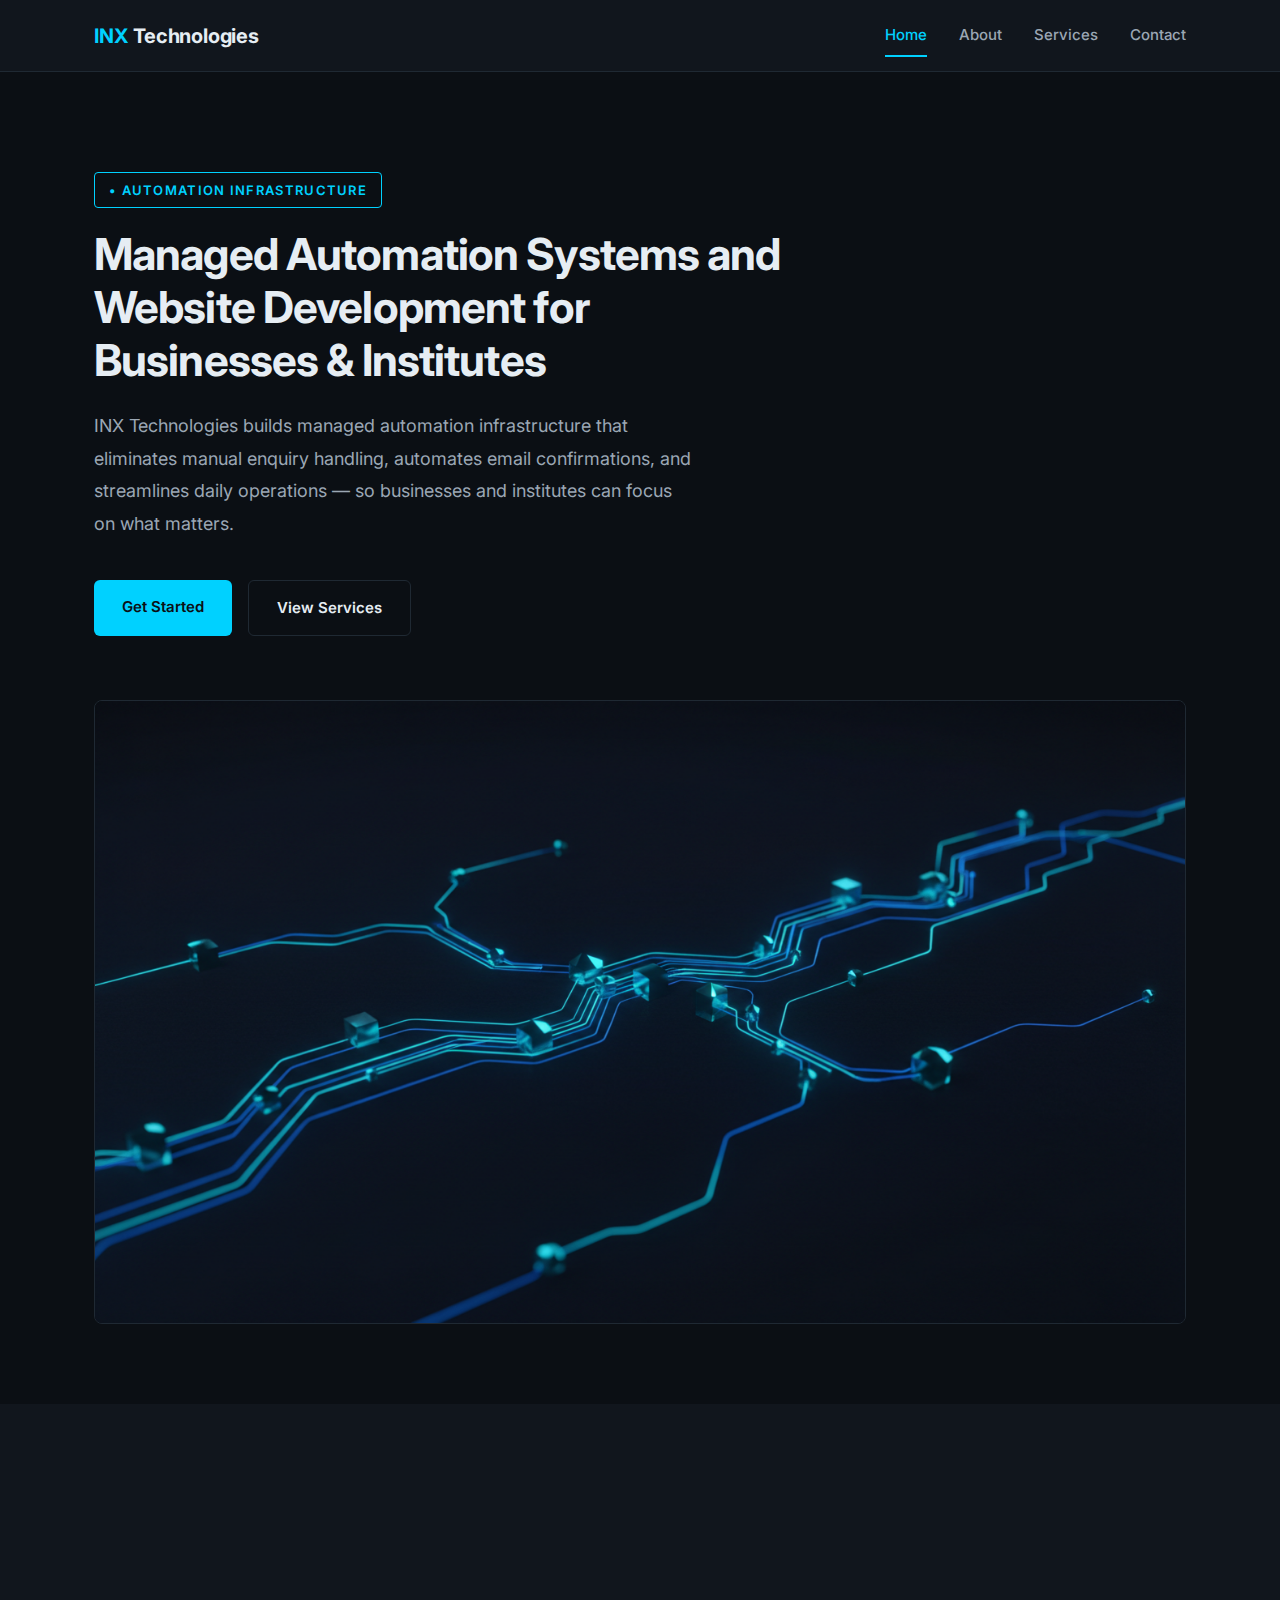
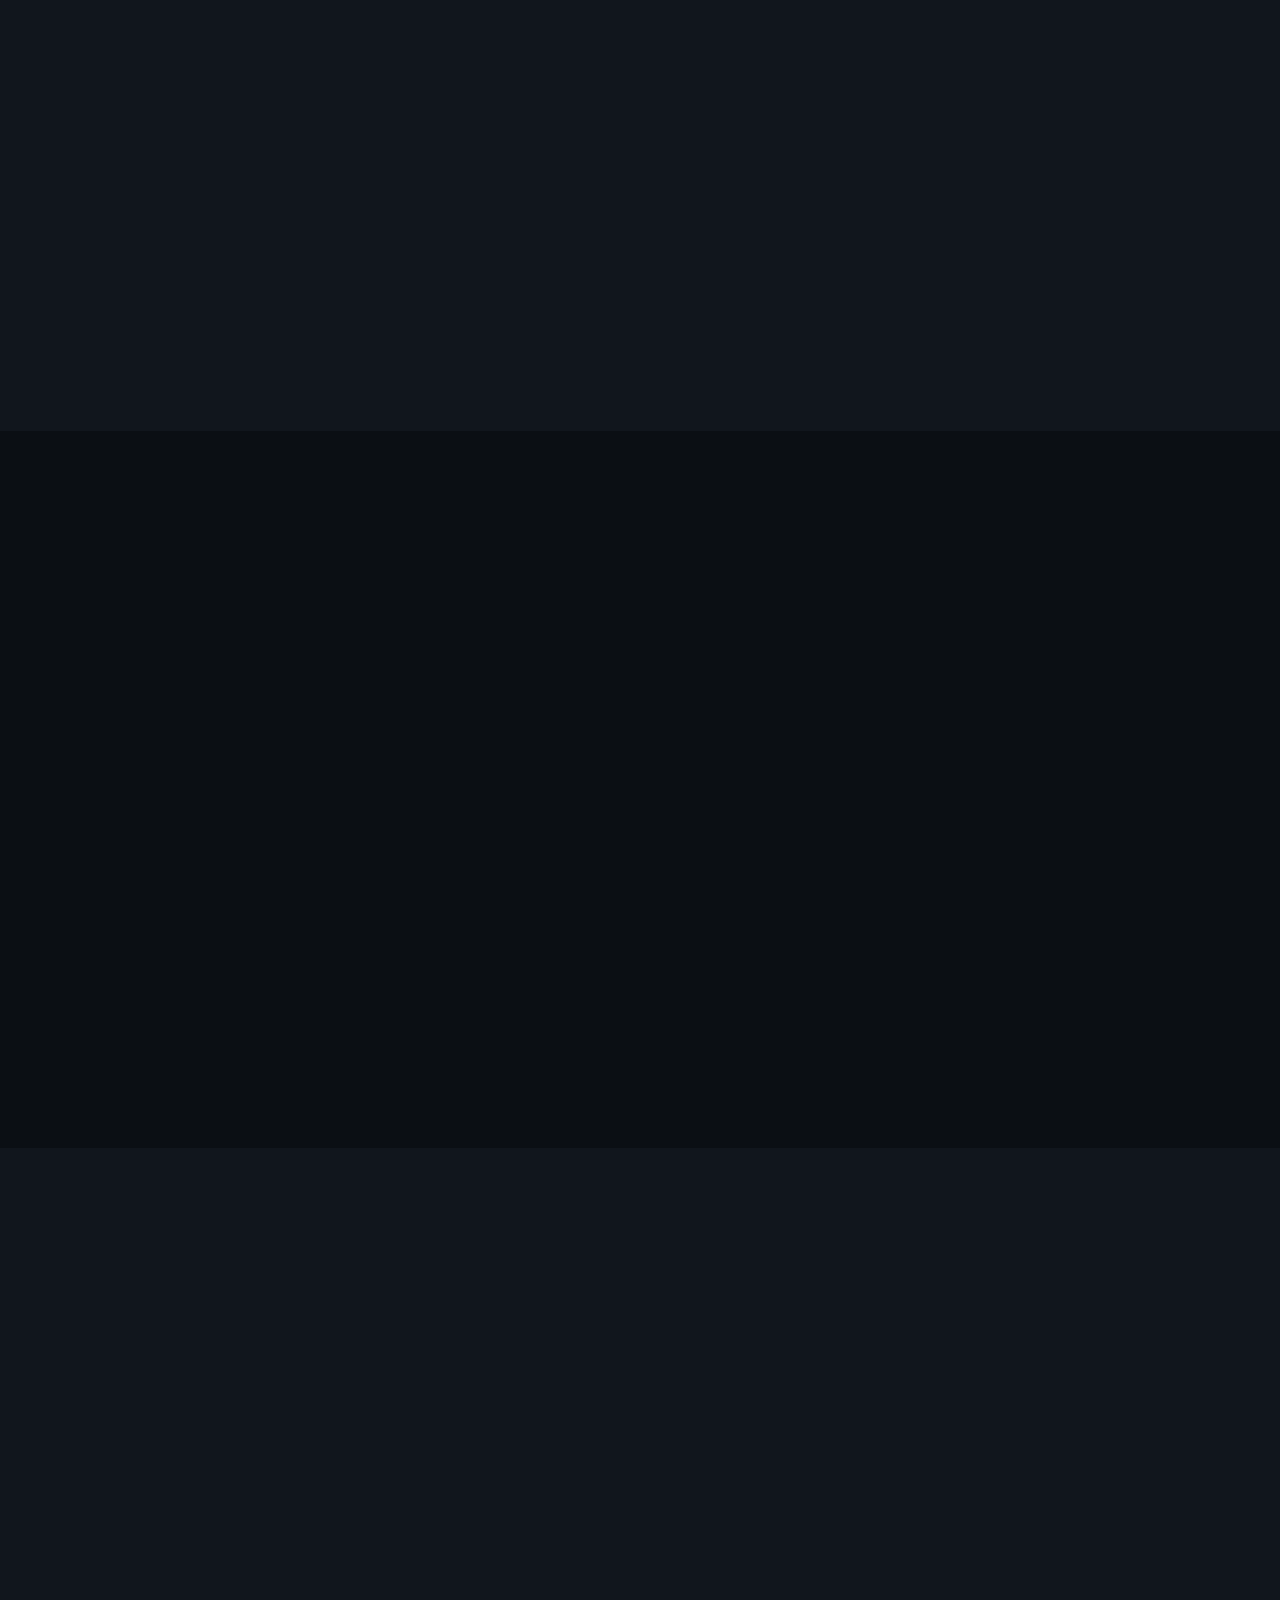
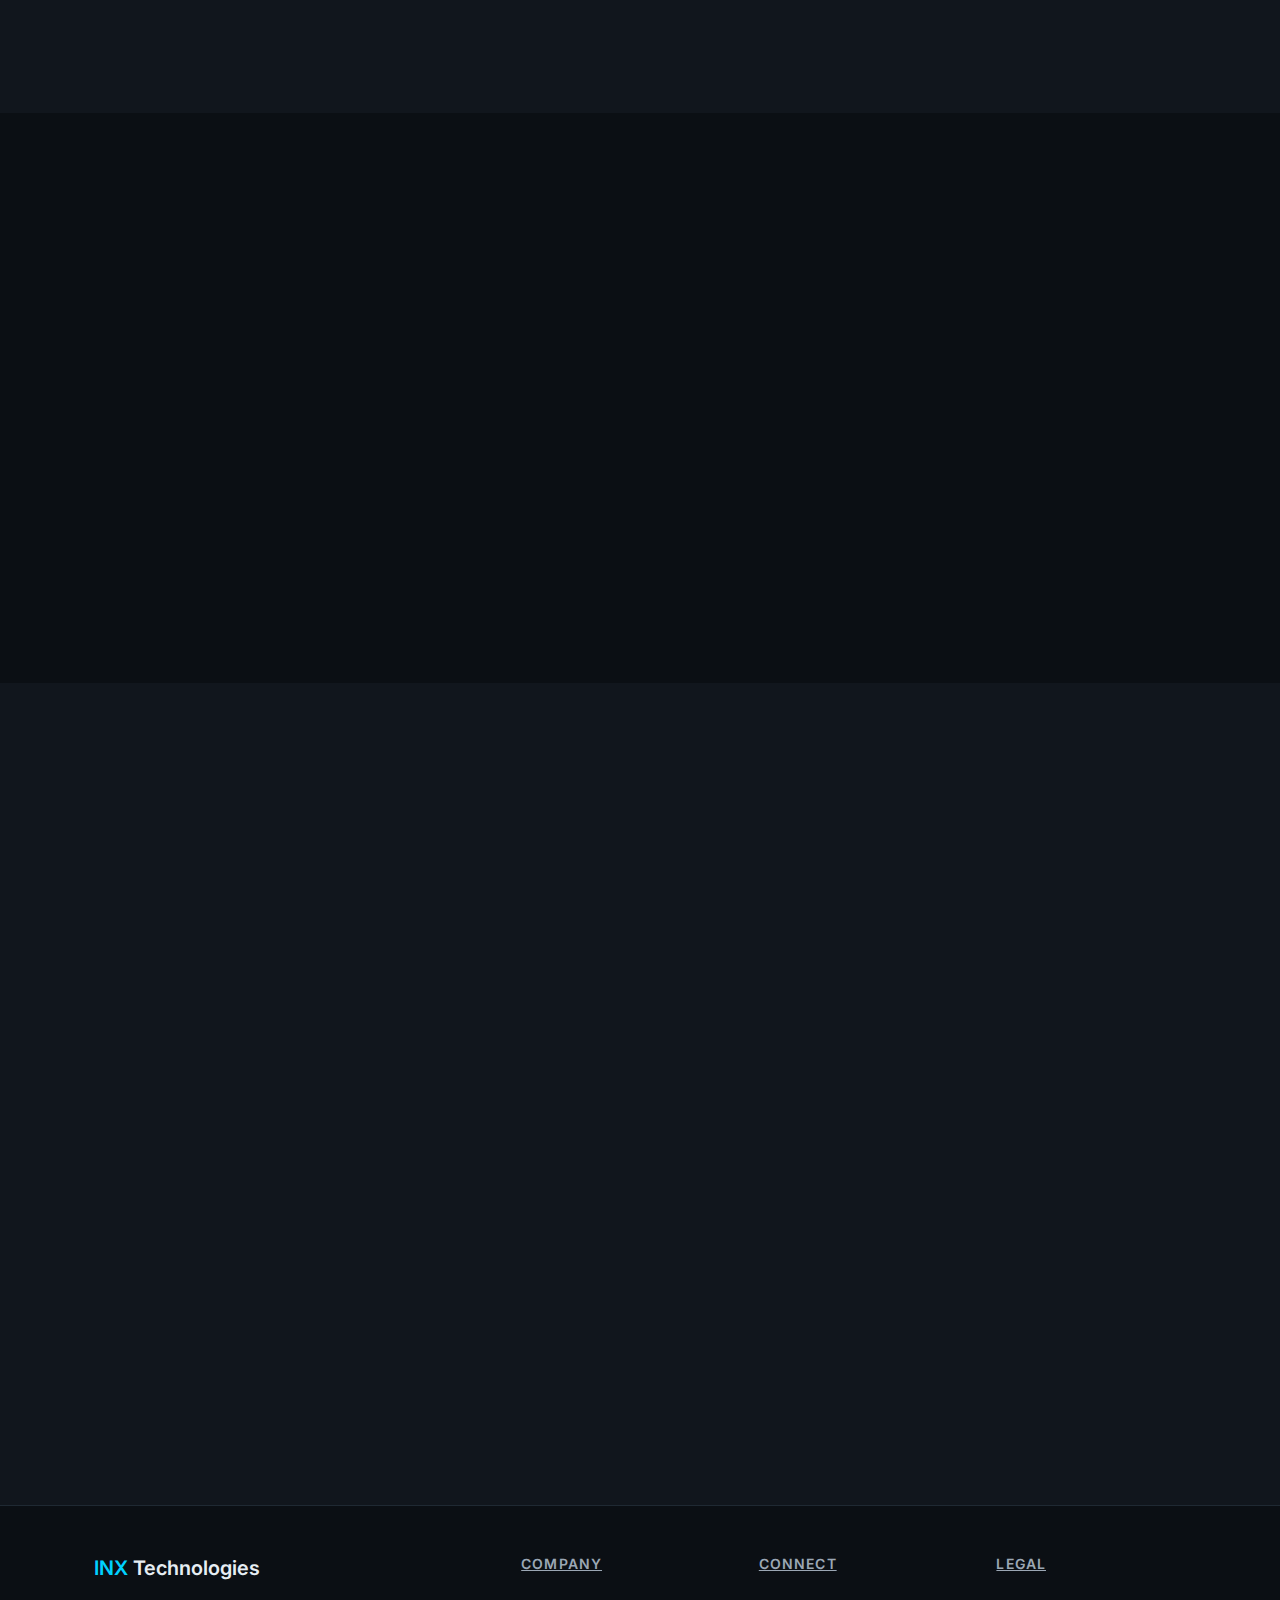
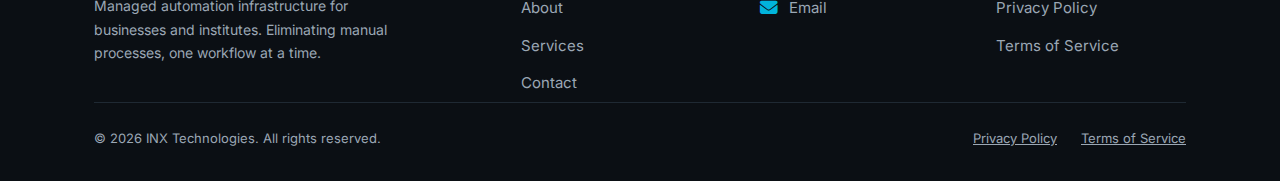
<file: index.html>
<!DOCTYPE html>
<html lang="en">
<head>
  <meta charset="UTF-8">
  <meta name="viewport" content="width=device-width, initial-scale=1.0">
  <meta name="description" content="INX Technologies builds managed automation systems that eliminate manual enquiry handling and streamline business operations for coaching institutes and growing businesses.">
  <meta name="keywords" content="automation, business automation, enquiry automation, managed infrastructure, INX Technologies">
  <meta name="author" content="INX Technologies">
  <title>INX Technologies</title>
  <link rel="icon" type="image/png" href="assets/favicon.png">
  <link rel="stylesheet" href="css/styles.css">
  <link rel="stylesheet" href="https://cdnjs.cloudflare.com/ajax/libs/font-awesome/6.5.2/css/all.min.css">
</head>
<body>

  <!-- Navigation -->
  <nav class="nav" role="navigation" aria-label="Main navigation">
    <div class="container">
      <a href="index.html" class="nav__brand"><span>INX</span> Technologies</a>
      <div class="nav__links" id="navLinks">
        <a href="index.html" class="active">Home</a>
        <a href="about.html">About</a>
        <a href="services.html">Services</a>
        <a href="contact.html">Contact</a>
      </div>
      <button class="nav__toggle" id="navToggle" aria-label="Toggle navigation menu">
        <span></span>
        <span></span>
        <span></span>
      </button>
    </div>
  </nav>

  <main>

    <!-- Hero Section -->
    <section class="hero" id="hero">
      <div class="container">
        <div class="hero__content fade-in">
          <span class="hero__label">• Automation Infrastructure</span>
          <h1>Managed Automation Systems and Website Development for Businesses &amp; Institutes</h1>
          <p class="hero__description">INX Technologies builds managed automation infrastructure that eliminates manual enquiry handling, automates email confirmations, and streamlines daily operations — so businesses and institutes can focus on what matters.</p>
          <div class="hero__actions">
            <a href="contact.html" class="btn btn--primary">Get Started</a>
            <a href="services.html" class="btn btn--secondary">View Services</a>
          </div>
        </div>
        <div class="hero__image fade-in">
          <img src="assets/p1.png" alt="INX Technologies automation infrastructure visualization" width="1024" height="576" loading="eager">
        </div>
      </div>
    </section>

    <!-- About Summary Section -->
    <section class="section section--alt" id="about">
      <div class="container">
        <div class="section__header fade-in">
          <h2>What INX Technologies Does</h2>
          <p>We provide managed automation infrastructure designed specifically for businesses and institutes struggling with manual processes.</p>
        </div>
        <div class="cards-grid">
          <div class="card fade-in">
            <div class="card__icon">❗</div>
            <h3>The Problem</h3>
            <p>Businesses and institutes waste hours every day on manual enquiry handling, repetitive email responses, and disorganised operational workflows. This leads to missed leads, delayed responses, and operational inefficiency.</p>
          </div>
          <div class="card fade-in">
            <div class="card__icon">✦</div>
            <h3>Our Solution</h3>
            <p>INX Technologies provides managed automation infrastructure that handles enquiry processing, email confirmations, and workflow automation — all maintained and monitored by our team, requiring minimal effort from your side.</p>
          </div>
        </div>
      </div>
    </section>

    <!-- Services Section -->
    <section class="section" id="services">
      <div class="container">
        <div class="section__header fade-in">
          <h2>Our Services</h2>
          <p>Reliable automation and web development services built for operational efficiency.</p>
        </div>
        <div class="cards-grid">
          <div class="card fade-in">
            <div class="card__icon">⚙</div>
            <h3>Automation as a Service</h3>
            <p>End-to-end managed automation systems for your business operations.</p>
            <ul class="card__list">
              <li>Enquiry automation</li>
              <li>Email confirmation automation</li>
              <li>Workflow automation</li>
              <li>Managed backend infrastructure</li>
            </ul>
          </div>
          <div class="card fade-in">
            <div class="card__icon">◈</div>
            <h3> One Site — Website Development</h3>
            <p>Professional business websites that load fast and establish credibility.</p>
            <ul class="card__list">
              <li>Static websites</li>
              <li>Fast loading business sites</li>
              <li>Professional business presence</li>
            </ul>
          </div>
        </div>
      </div>
    </section>

    <!-- Why Choose Us Section -->
    <section class="section section--alt" id="why-us">
      <div class="container">
        <div class="section__header fade-in">
          <h2>Why Choose INX Technologies</h2>
          <p>Built for reliability, designed for businesses that need systems they can depend on.</p>
        </div>
        <div class="grid-4">
          <div class="feature-card fade-in">
            <div class="feature-card__icon">🏗</div>
            <h3>Managed Infrastructure</h3>
            <p>We build, deploy, and maintain your automation systems so you don't have to.</p>
          </div>
          <div class="feature-card fade-in">
            <div class="feature-card__icon">🔒</div>
            <h3>Secure Integrations</h3>
            <p>All integrations follow industry security standards and best practices.</p>
          </div>
          <div class="feature-card fade-in">
            <div class="feature-card__icon">⟳</div>
            <h3>Reliable Automation</h3>
            <p>Systems designed for consistent, dependable operation with monitoring.</p>
          </div>
          <div class="feature-card fade-in">
            <div class="feature-card__icon">▽</div>
            <h3>Minimal Manual Work</h3>
            <p>Reduce repetitive tasks and free your team to focus on growth.</p>
          </div>
        </div>
      </div>
    </section>

    <!-- Process Section -->
    <section class="section" id="process">
      <div class="container">
        <div class="section__header fade-in">
          <h2>How We Work</h2>
          <p>A clear, structured process from consultation to ongoing maintenance.</p>
        </div>
        <div class="process-steps">
          <div class="process-step fade-in">
            <div class="process-step__number">01</div>
            <h3>Consultation</h3>
            <p>We assess your current operations and identify automation opportunities specific to your business.</p>
          </div>
          <div class="process-step fade-in">
            <div class="process-step__number">02</div>
            <h3>Setup</h3>
            <p>Our team configures and deploys the automation infrastructure tailored to your requirements.</p>
          </div>
          <div class="process-step fade-in">
            <div class="process-step__number">03</div>
            <h3>Automation Live</h3>
            <p>Your automation systems go live, handling enquiries, emails, and workflows automatically.</p>
          </div>
          <div class="process-step fade-in">
            <div class="process-step__number">04</div>
            <h3>Maintenance</h3>
            <p>Ongoing monitoring, updates, and support to ensure your systems run reliably.</p>
          </div>
        </div>
      </div>
    </section>

    <!-- Contact Section -->
    <section class="section section--alt" id="contact">
      <div class="container">
        <div class="section__header fade-in">
          <h2>Get in Touch</h2>
          <p>Ready to automate your business operations? Contact INX Technologies today.</p>
        </div>
        <div class="contact-grid">
          <div class="fade-in">
            <div class="contact-info__item">
              <div class="contact-info__icon">✉</div>
              <div class="contact-info__text">
                <h4>Email</h4>
                <p><a href="mailto:team.inxtechnologies@gmail.com"><span><u>team.inxtechnologies@gmail.com</u></span></a></p>
              </div>
            </div>
            <div class="contact-info__item">
              <div class="contact-info__icon">◎</div>
              <div class="contact-info__text">
                <h4>Location</h4>
                <p>Patna, India</p>
              </div>
            </div>
          </div>
          <div class="fade-in">
            <form id="contactForm" action="https://oapi.onesite.co.in/webhook/inx" method="POST">
<input type="hidden" name="webhook_secret" value="nhbbveifvefvefivi4yr498hfw2g8y298ty398tytytrw8t8tuqtetu428y6742867y9#&G*y8y@FYgYGEIY@GY@Gviy2G2yeee7g3gfr29rt9gc89g3ugofbwthrbg895thruogyuoghbn8b7867567565787973therjfbn@@@@%^&*(*&^%$%^*HGYUGFE@Ifgeiybf)">              
<input type="hidden" name="source" value="inxtechnologies.co">
<input type="hidden" name="form" value="contact">
<input type="hidden" name="timestamp" id="formTimestamp">
              <div class="form-group">
                <label for="name">Full Name</label>
                <input type="text" id="name" name="name" required placeholder="Your full name">
              </div>
              <div class="form-group">
                <label for="email">Email Address</label>
                <input type="email" id="email" name="email" required placeholder="name@example.com">
              </div>
              <div class="form-group">
                <label for="contact-subject">Subject</label>
                <select id="contact-subject" name="subject" required>
                  <option value="" disabled selected>Select a subject</option>
                  <option value="automation">Automation as a Service</option>
                  <option value="website">One Site Website Development</option>
                  <option value="general">General Enquiry</option>
                  <option value="support">Support</option>
                </select>
              </div>
              <div class="form-group">
                <label for="message">Message</label>
                <textarea id="message" name="message" required placeholder="Tell us about your business and requirements..."></textarea>
              </div>
              <button type="submit" class="btn btn--primary">Submit details</button>
            </form>
          </div>
        </div>
      </div>
    </section>

  </main>

  <!-- Footer -->
  <footer class="footer">
    <div class="container">
      <div class="footer__grid">
        <div class="footer__brand">
          <h3><span>INX</span> Technologies</h3>
          <p>Managed automation infrastructure for businesses and institutes. Eliminating manual processes, one workflow at a time.</p>
        </div>
        <div class="footer__links">
          <h4><u>Company</u></h4>
          <a href="about.html">About</a>
          <a href="services.html">Services</a>
          <a href="contact.html">Contact</a>
        </div>

<div class="footer__links footer__social">
  <h4><u>Connect</u></h4>

  <a href="mailto:team.inxtechnologies@gmail.com">
  <i class="fa-solid fa-envelope"></i>
  Email
</a>
</div>
        <div class="footer__links">
          <h4><u>Legal</u></h4>
          <a href="privacy-policy.html">Privacy Policy</a>
          <a href="terms.html">Terms of Service</a>
        </div>
      </div>
      <div class="footer__bottom">
        <p>&copy; 2026 INX Technologies. All rights reserved.</p>
        <div class="footer__bottom-links">
          <a href="privacy-policy.html"><u>Privacy Policy</u></a>
          <a href="terms.html"><u>Terms of Service</u></a>
        </div>
      </div>
    </div>
  </footer>

  <script src="js/main.js"></script>
</body>
</html>
</file>
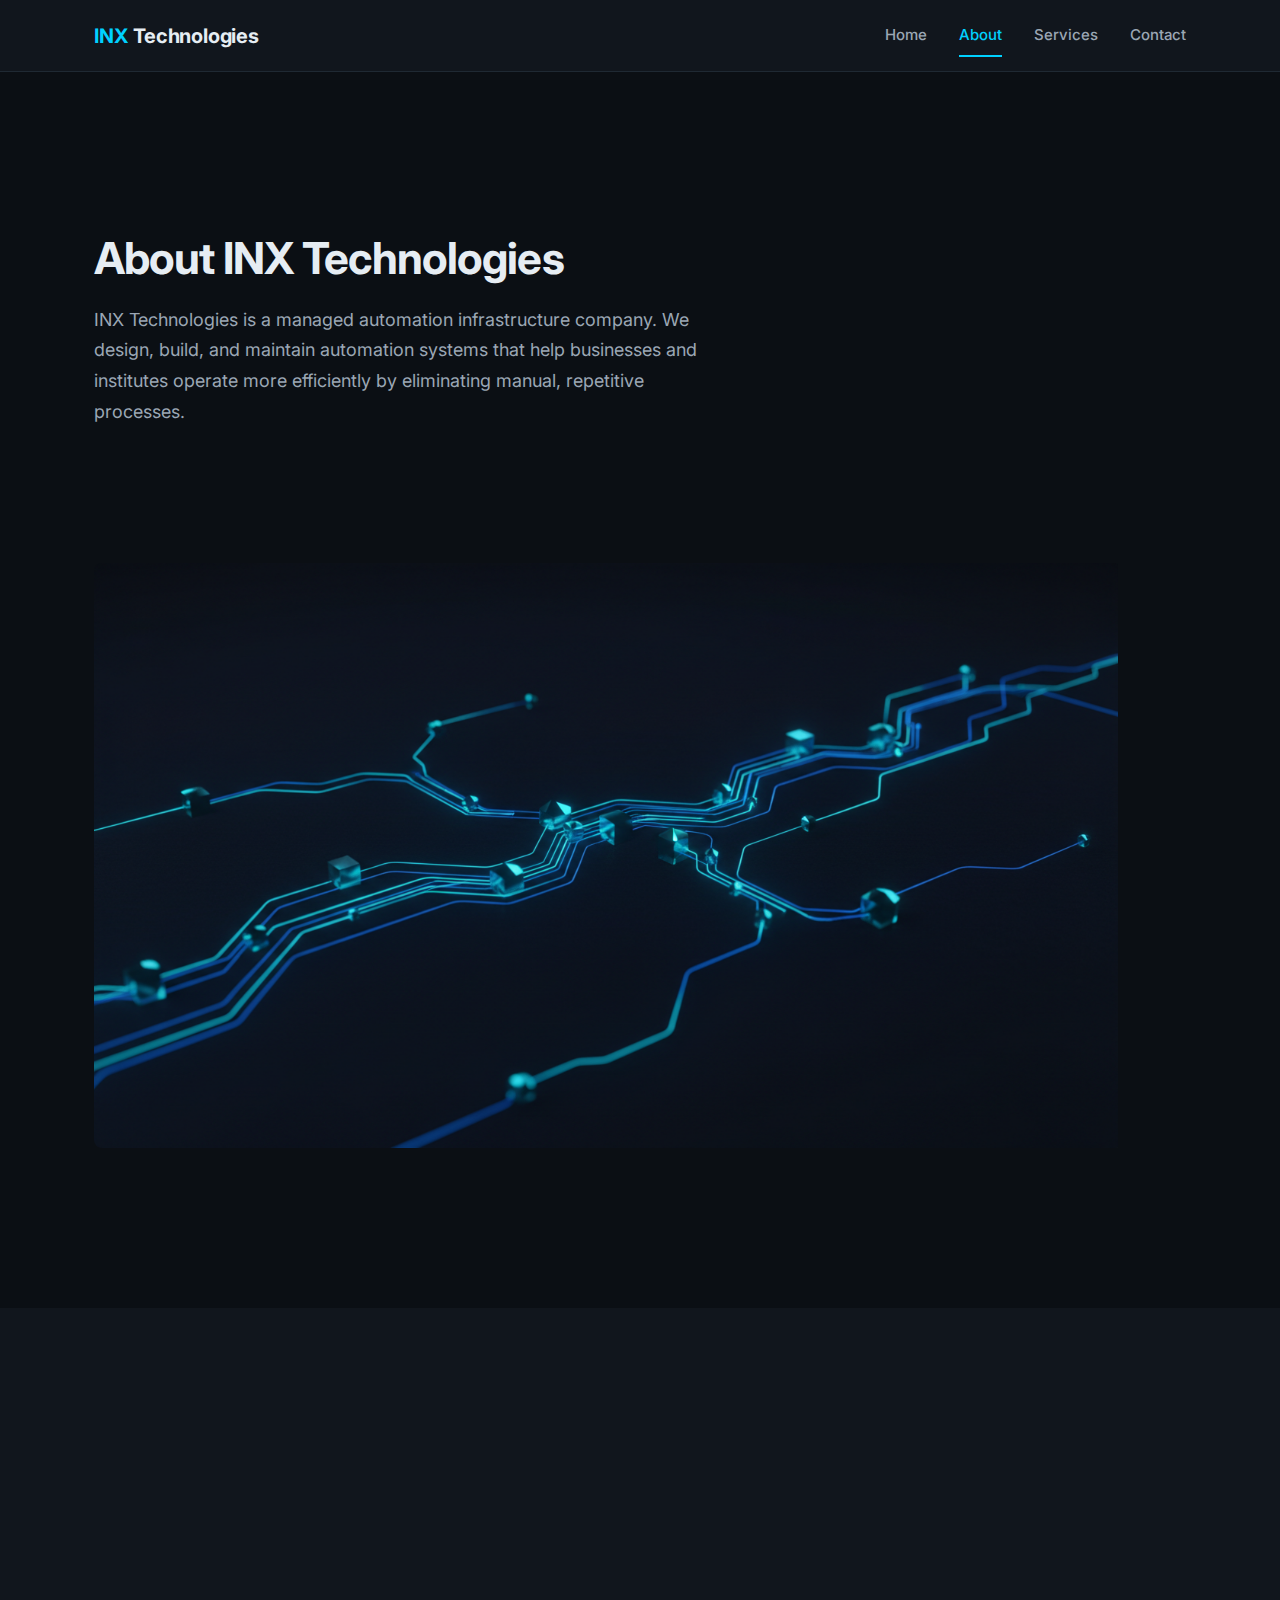
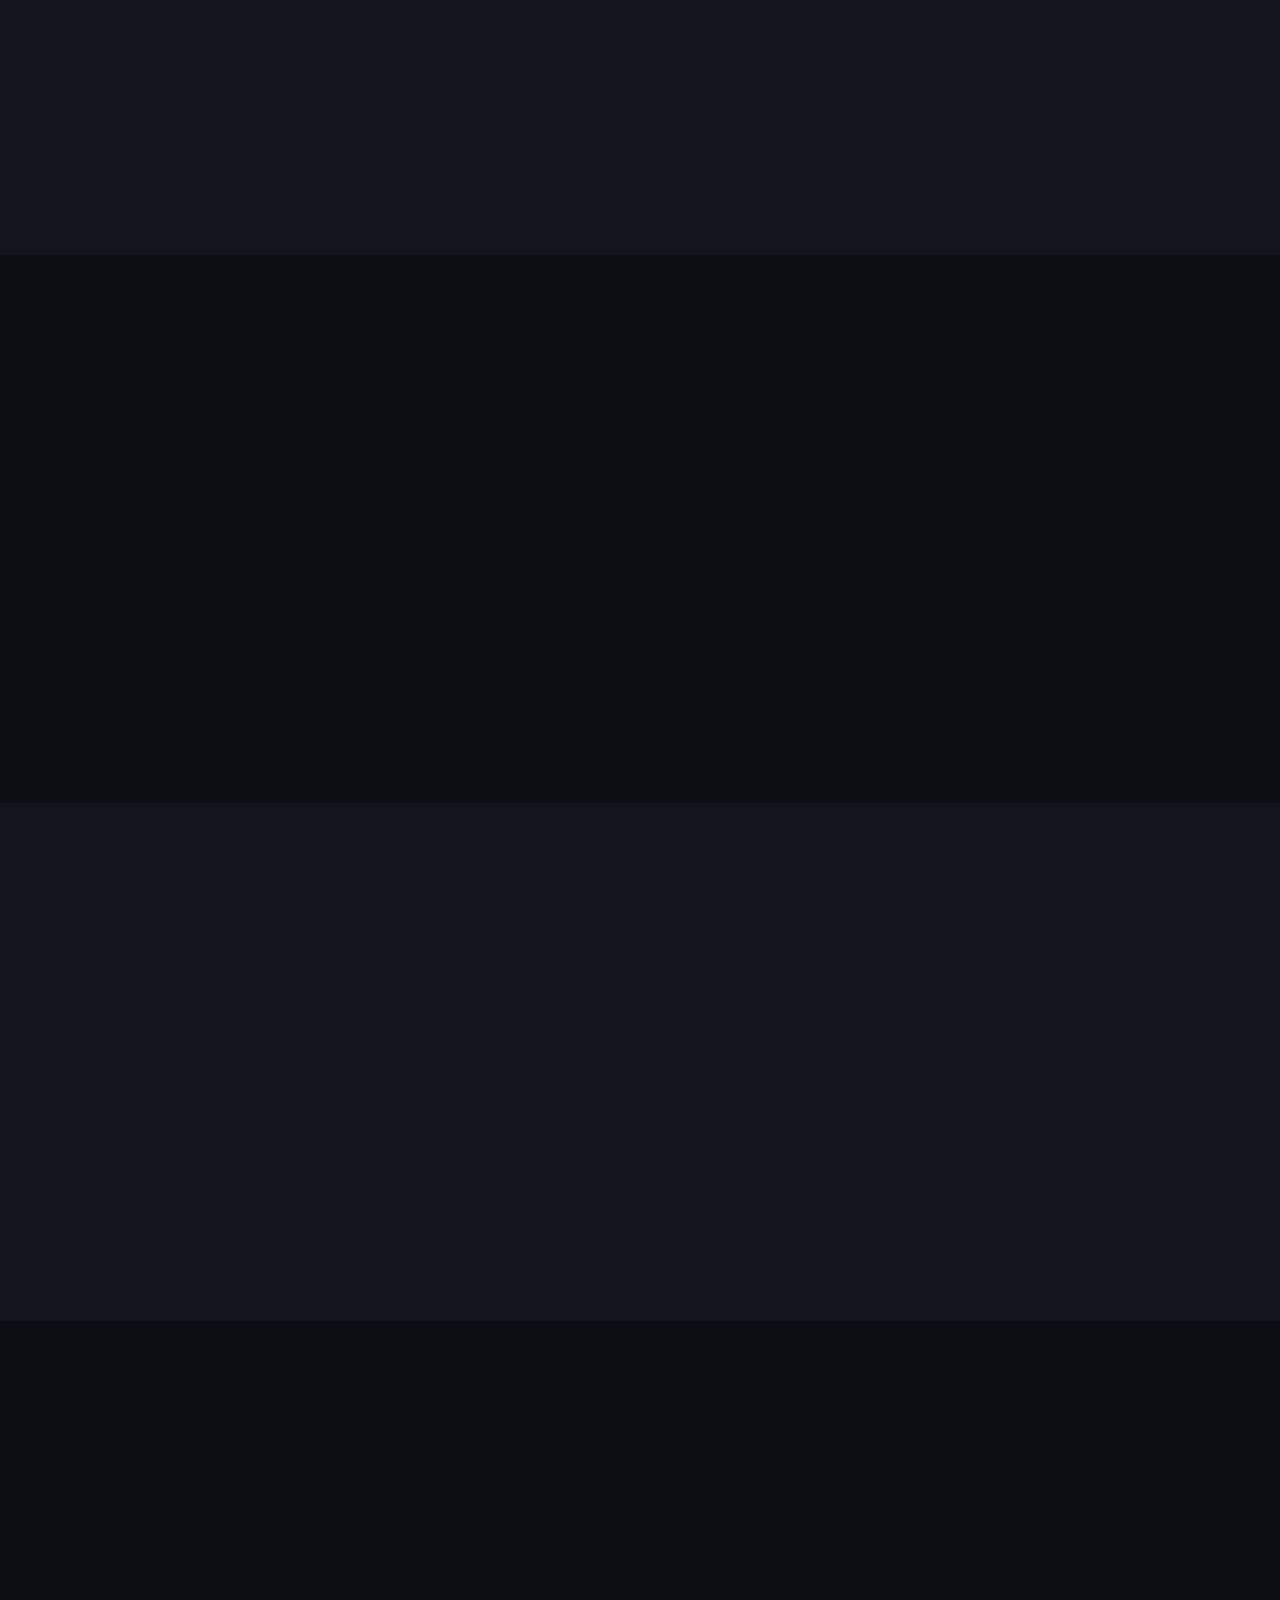
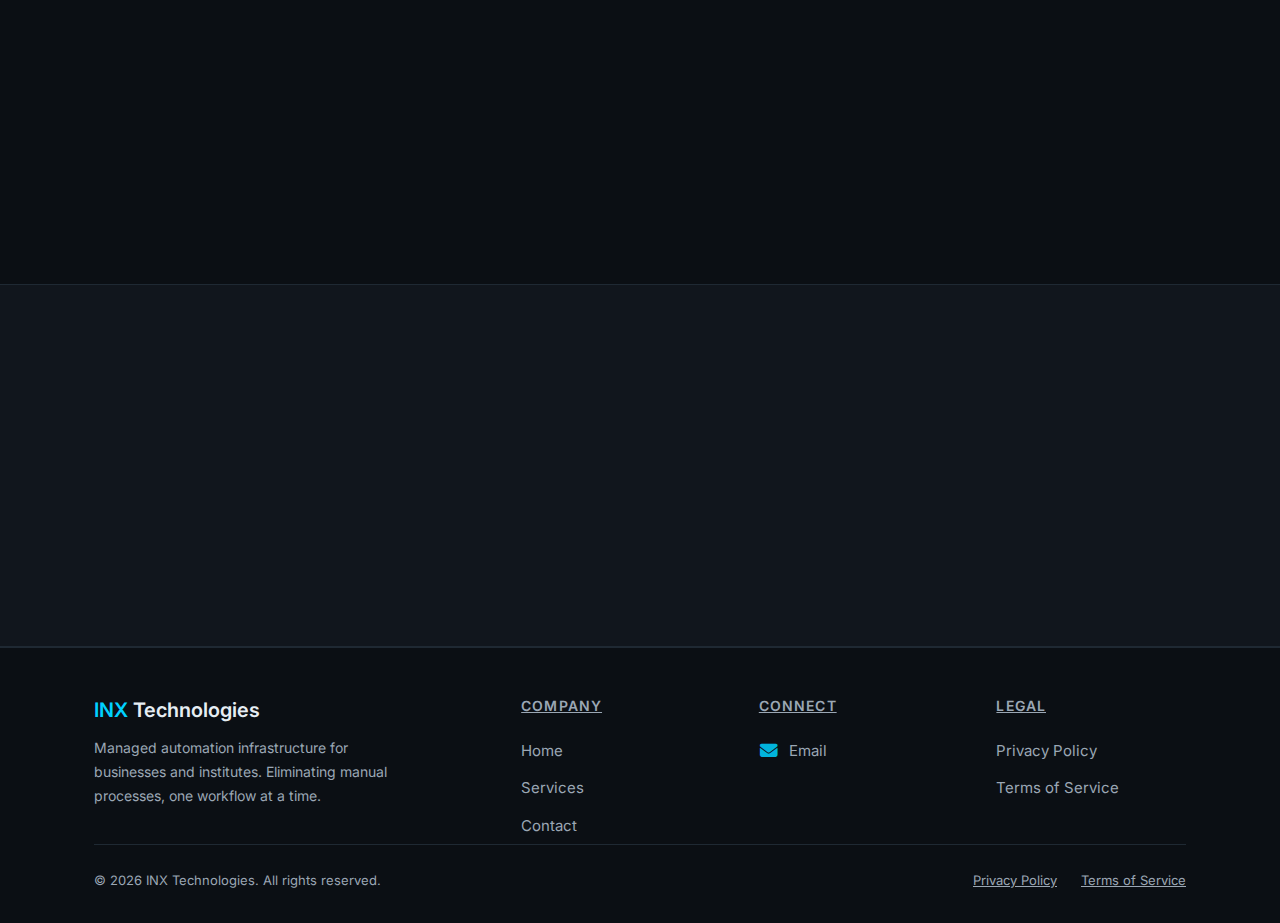
<file: about.html>
<!DOCTYPE html>
<html lang="en">
<head>
  <meta charset="UTF-8">
  <meta name="viewport" content="width=device-width, initial-scale=1.0">
  <meta name="description" content="About INX Technologies — a managed automation infrastructure company serving coaching institutes and businesses with reliable automation systems.">
  <meta name="author" content="INX Technologies">
  <title>About — INX Technologies</title>
  <link rel="icon" type="image/png" href="assets/favicon.png">
  <link rel="stylesheet" href="css/styles.css">
  <link rel="stylesheet" href="https://cdnjs.cloudflare.com/ajax/libs/font-awesome/6.5.2/css/all.min.css">
</head>
<body>

  <!-- Navigation -->
  <nav class="nav" role="navigation" aria-label="Main navigation">
    <div class="container">
      <a href="index.html" class="nav__brand"><span>INX</span> Technologies</a>
      <div class="nav__links" id="navLinks">
        <a href="index.html">Home</a>
        <a href="about.html" class="active">About</a>
        <a href="services.html">Services</a>
        <a href="contact.html">Contact</a>
      </div>
      <button class="nav__toggle" id="navToggle" aria-label="Toggle navigation menu">
        <span></span>
        <span></span>
        <span></span>
      </button>
    </div>
  </nav>

  <main>

    <!-- About Hero -->
    <section class="section">
      <div class="container">
        <div class="about-hero fade-in">
          <h1>About INX Technologies</h1>
          <p>INX Technologies is a managed automation infrastructure company. We design, build, and maintain automation systems that help businesses and institutes operate more efficiently by eliminating manual, repetitive processes.</p>
        </div>
        <div class="about-image fade-in">
          <img src="assets/p1.png" alt="INX Technologies managed cloud infrastructure" width="1024" height="576" loading="lazy">
        </div>
      </div>
    </section>

    <!-- Mission -->
    <section class="section section--alt">
      <div class="container">
        <div class="about-section fade-in">
          <h2>Our Mission</h2>
          <p>INX Technologies exists to make reliable automation accessible to businesses and institutes. We believe that operational efficiency should not require large technical teams or expensive enterprise software. Our mission is to provide managed automation infrastructure that works consistently, securely, and with minimal oversight from our clients.</p>
          <p>Every business deserves systems that handle enquiries promptly, send confirmations automatically, and keep operations running without constant manual intervention. That is what INX Technologies delivers.</p>
        </div>
      </div>
    </section>

    <!-- What We Do -->
    <section class="section">
      <div class="container">
        <div class="about-section fade-in">
          <h2>Automation Infrastructure Focus</h2>
          <p>INX Technologies specialises in building automation infrastructure — the backend systems and workflows that power automated business operations. This includes enquiry processing pipelines, automated email confirmation systems, workflow orchestration, and managed backend services.</p>
          <p>Our infrastructure is designed to integrate with existing business tools, including email services and CRM systems, to create seamless automated workflows that reduce response times and eliminate manual data entry.</p>
        </div>
      </div>
    </section>

    <!-- Managed Service -->
    <section class="section section--alt">
      <div class="container">
        <div class="about-section fade-in">
          <h2>Managed Service Model</h2>
          <p>Unlike traditional software providers that hand over a product and leave, INX Technologies operates on a managed service model. We take full responsibility for the deployment, monitoring, and maintenance of the automation systems we build.</p>
          <p>This means our clients do not need to hire technical staff to manage their automation infrastructure. Our team handles updates, troubleshooting, and system optimisation, ensuring that automation workflows remain operational and effective at all times.</p>
        </div>
      </div>
    </section>

    <!-- Company Overview -->
    <section class="section">
      <div class="container">
        <div class="about-section fade-in">
          <h2>Company Overview</h2>
          <p>INX Technologies is based in Patna, India. We serve businesses and institutes that require dependable automation solutions without the complexity of building and maintaining systems in-house.</p>
          <p>Our services include Automation as a Service — covering workflow automation, enquiry automation, email workflows, and managed backend infrastructure — and One Site, our website development service for businesses that need a professional, fast-loading web presence.</p>
          <p>For enquiries, reach us at <a href="mailto:team.inxtechnologies@gmail.com"><span><u>team.inxtechnologies@gmail.com</u></span></a>.</p>
        </div>
      </div>
    </section>

    <!-- CTA -->
    <section class="cta-banner">
      <div class="container fade-in">
        <h2>Ready to Automate Your Operations?</h2>
        <p>Contact INX Technologies to discuss how managed automation infrastructure can streamline your business.</p>
        <a href="contact.html" class="btn btn--primary">Contact Us</a>
      </div>
    </section>

  </main>

  <!-- Footer -->
  <footer class="footer">
    <div class="container">
      <div class="footer__grid">
        <div class="footer__brand">
          <h3><span>INX</span> Technologies</h3>
          <p>Managed automation infrastructure for businesses and institutes. Eliminating manual processes, one workflow at a time.</p>
        </div>
        <div class="footer__links">
          <h4><u>Company</u></h4>
          <a href="index.html">Home</a>
          <a href="services.html">Services</a>
          <a href="contact.html">Contact</a>
        </div>

<div class="footer__links footer__social">
  <h4><u>Connect</u></h4>

  <a href="mailto:team.inxtechnologies@gmail.com">
  <i class="fa-solid fa-envelope"></i>
  Email
</a>
</div>
        <div class="footer__links">
          <h4><u>Legal</u></h4>
          <a href="privacy-policy.html">Privacy Policy</a>
          <a href="terms.html">Terms of Service</a>
        </div>
      </div>
      <div class="footer__bottom">
        <p>&copy; 2026 INX Technologies. All rights reserved.</p>
        <div class="footer__bottom-links">
          <a href="privacy-policy.html"><u>Privacy Policy</u></a>
          <a href="terms.html"><u>Terms of Service</u></a>
        </div>
      </div>
    </div>
  </footer>

  <script src="js/main.js"></script>
</body>
</html>
</file>
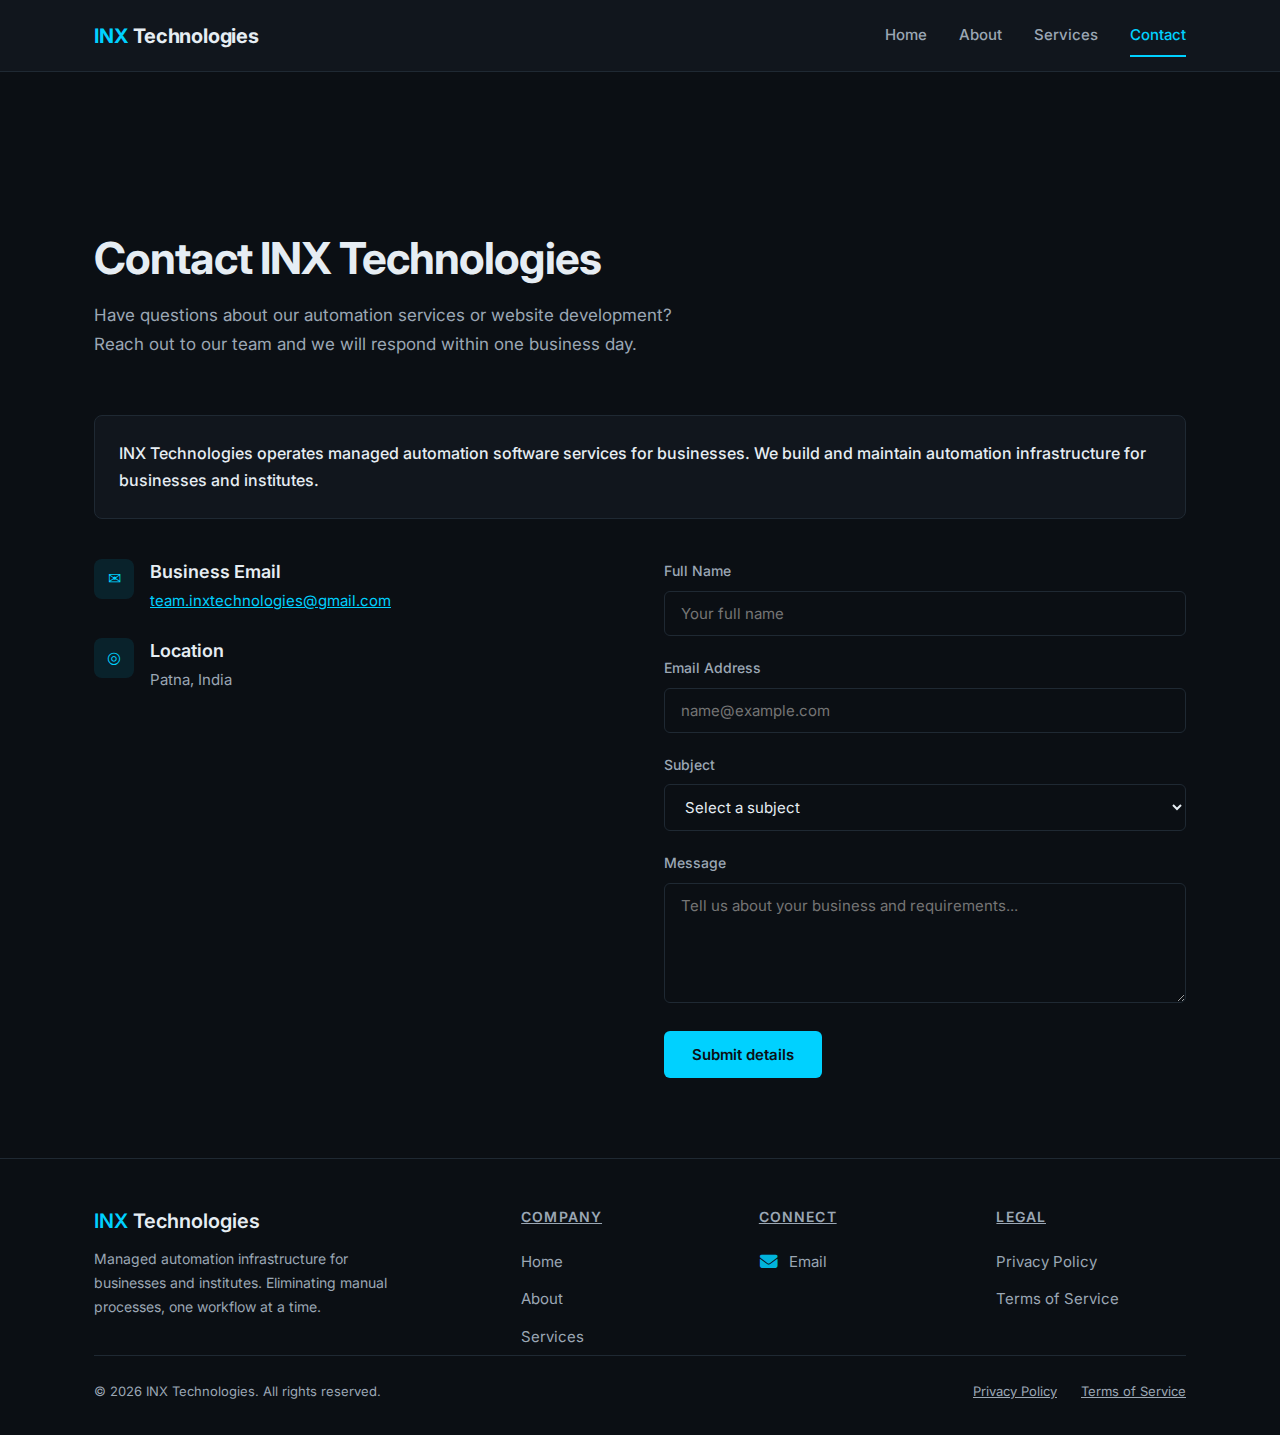
<file: contact.html>
<!DOCTYPE html>
<html lang="en">
<head>
  <meta charset="UTF-8">
  <meta name="viewport" content="width=device-width, initial-scale=1.0">
  <meta name="description" content="Contact INX Technologies for managed automation infrastructure and website development services. Based in Patna, India.">
  <meta name="author" content="INX Technologies">
  <title>Contact — INX Technologies</title>
  <link rel="icon" type="image/png" href="assets/favicon.png">
  <link rel="stylesheet" href="css/styles.css">
  <link rel="stylesheet" href="https://cdnjs.cloudflare.com/ajax/libs/font-awesome/6.5.2/css/all.min.css">
</head>
<body>

  <!-- Navigation -->
  <nav class="nav" role="navigation" aria-label="Main navigation">
    <div class="container">
      <a href="index.html" class="nav__brand"><span>INX</span> Technologies</a>
      <div class="nav__links" id="navLinks">
        <a href="index.html">Home</a>
        <a href="about.html">About</a>
        <a href="services.html">Services</a>
        <a href="contact.html" class="active">Contact</a>
      </div>
      <button class="nav__toggle" id="navToggle" aria-label="Toggle navigation menu">
        <span></span>
        <span></span>
        <span></span>
      </button>
    </div>
  </nav>

  <main>

    <!-- Contact Hero -->
    <section class="section">
      <div class="container">
        <div class="contact-hero fade-in">
          <h1>Contact INX Technologies</h1>
          <p>Have questions about our automation services or website development? Reach out to our team and we will respond within one business day.</p>
        </div>

        <div class="contact-statement fade-in">
          <p>INX Technologies operates managed automation software services for businesses. We build and maintain automation infrastructure for businesses and institutes.</p>
        </div>

        <div class="contact-grid">
          <div class="fade-in">
            <div class="contact-info__item">
              <div class="contact-info__icon">✉</div>
              <div class="contact-info__text">
                <h4>Business Email</h4>
                <p><a href="mailto:team.inxtechnologies@gmail.com"><span><u>team.inxtechnologies@gmail.com</u></span></a></p>
              </div>
            </div>
            <div class="contact-info__item">
              <div class="contact-info__icon">◎</div>
              <div class="contact-info__text">
                <h4>Location</h4>
                <p>Patna, India</p>
              </div>
            </div>
          </div>
          <div class="fade-in">
            <form id="contactForm" action="https://oapi.onesite.co.in/webhook/inx" method="POST">
<input type="hidden" name="webhook_secret" value="nhbbveifvefvefivi4yr498hfw2g8y298ty398tytytrw8t8tuqtetu428y6742867y9#&G*y8y@FYgYGEIY@GY@Gviy2G2yeee7g3gfr29rt9gc89g3ugofbwthrbg895thruogyuoghbn8b7867567565787973therjfbn@@@@%^&*(*&^%$%^*HGYUGFE@Ifgeiybf)">              
<input type="hidden" name="source" value="inxtechnologies.co">
<input type="hidden" name="form" value="contact">
<input type="hidden" name="timestamp" id="formTimestamp">
              <div class="form-group">
                <label for="contact-name">Full Name</label>
                <input type="text" id="contact-name" name="name" required placeholder="Your full name">
              </div>
              <div class="form-group">
                <label for="contact-email">Email Address</label>
                <input type="email" id="contact-email" name="email" required placeholder="name@example.com">
              </div>
              <div class="form-group">
                <label for="contact-subject">Subject</label>
                <select id="contact-subject" name="subject" required>
                  <option value="" disabled selected>Select a subject</option>
                  <option value="automation">Automation as a Service</option>
                  <option value="website">One Site Website Development</option>
                  <option value="general">General Enquiry</option>
                  <option value="support">Support</option>
                </select>
              </div>
              <div class="form-group">
                <label for="contact-message">Message</label>
                <textarea id="contact-message" name="message" required placeholder="Tell us about your business and requirements..."></textarea>
              </div>
              <button type="submit" class="btn btn--primary">Submit details</button>
            </form>
          </div>
        </div>
      </div>
    </section>

  </main>

  <!-- Footer -->
  <footer class="footer">
    <div class="container">
      <div class="footer__grid">
        <div class="footer__brand">
          <h3><span>INX</span> Technologies</h3>
          <p>Managed automation infrastructure for businesses and institutes. Eliminating manual processes, one workflow at a time.</p>
        </div>
        <div class="footer__links">
          <h4><u>Company</u></h4>
          <a href="index.html">Home</a>
          <a href="about.html">About</a>
          <a href="services.html">Services</a>
        </div>

<div class="footer__links footer__social">
  <h4><u>Connect</u></h4>

  <a href="mailto:team.inxtechnologies@gmail.com">
  <i class="fa-solid fa-envelope"></i>
  Email
</a>
</div>
        <div class="footer__links">
          <h4><u>Legal</u></h4>
          <a href="privacy-policy.html">Privacy Policy</a>
          <a href="terms.html">Terms of Service</a>
        </div>
      </div>
      <div class="footer__bottom">
        <p>&copy; 2026 INX Technologies. All rights reserved.</p>
        <div class="footer__bottom-links">
          <a href="privacy-policy.html"><u>Privacy Policy</u></a>
          <a href="terms.html"><u>Terms of Service</u></a>
        </div>
      </div>
    </div>
  </footer>

  <script src="js/main.js"></script>
</body>
</html>
</file>
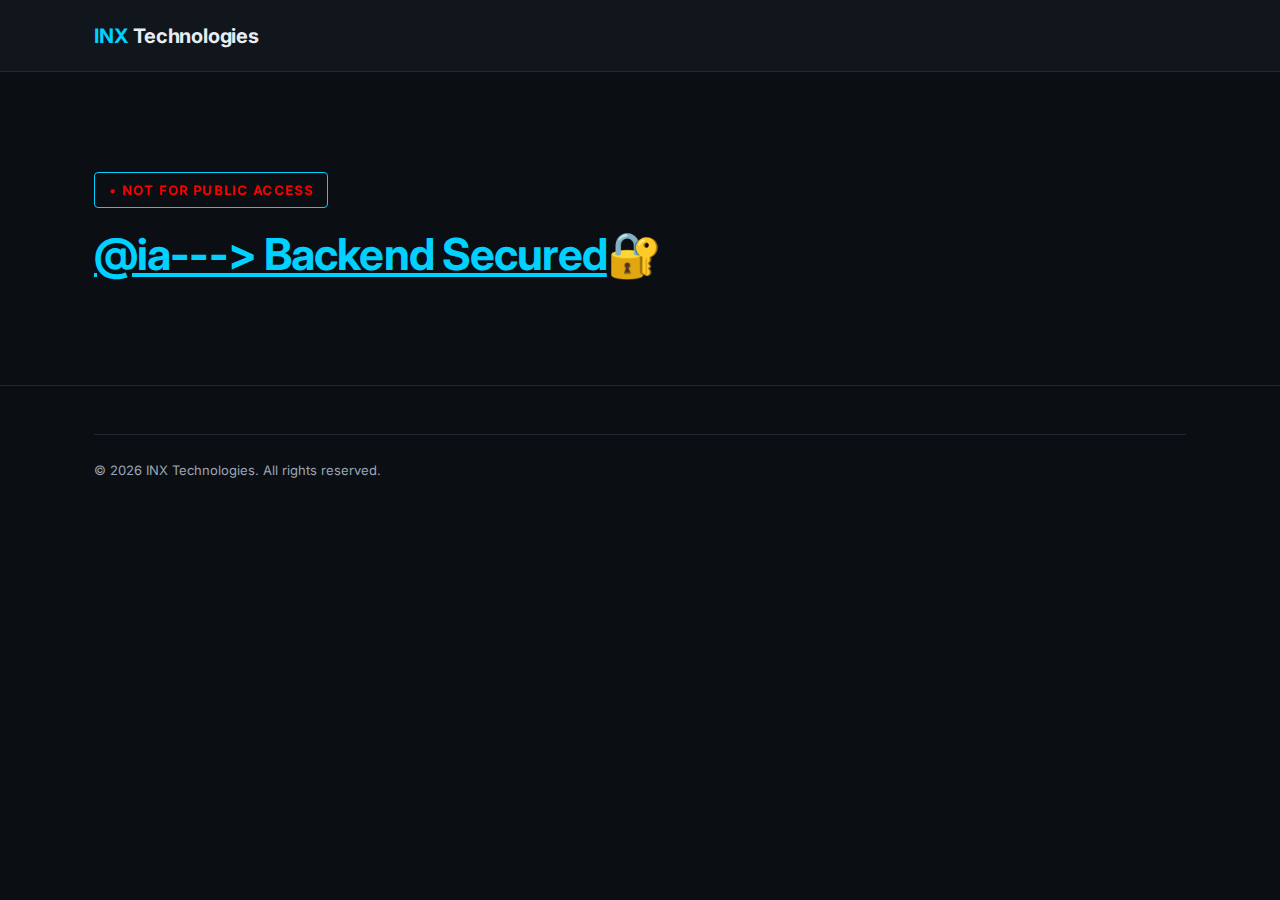
<file: na.html>
<!DOCTYPE html>
<html lang="en">
<head>
  <meta charset="UTF-8">
  <meta name="viewport" content="width=device-width, initial-scale=1.0">

  <title>Not Allowed</title>
  <link rel="stylesheet" href="https://cdnjs.cloudflare.com/ajax/libs/font-awesome/6.5.2/css/all.min.css">

  <link rel="icon" type="image/png" href="assets/favicon.png">
  <link rel="stylesheet" href="css/styles.css">
</head>

<body>

<!-- Navigation -->
<nav class="nav">
  <div class="container">
    <a class="nav__brand"><span>INX</span> Technologies</a>
  </div>
</nav>

<main>

<section class="hero">
  <div class="container">
    <div class="hero__content fade-in">

      <span class="hero__label" style="color: red;">• NOT FOR PUBLIC ACCESS</span>
    
      <h1><a href="https://onesite.co.in/na"><u>@ia---> Backend Secured</u></a>🔐</h1>

    </div>
  </div>
</section>

</main>

<!-- Footer -->
<footer class="footer">
  <div class="container">
    <div class="footer__bottom">
        <p>&copy; 2026 INX Technologies. All rights reserved.</p>
    </div>
  </div>
</footer>

<script src="js/main.js"></script>

</body>

</html>
</file>
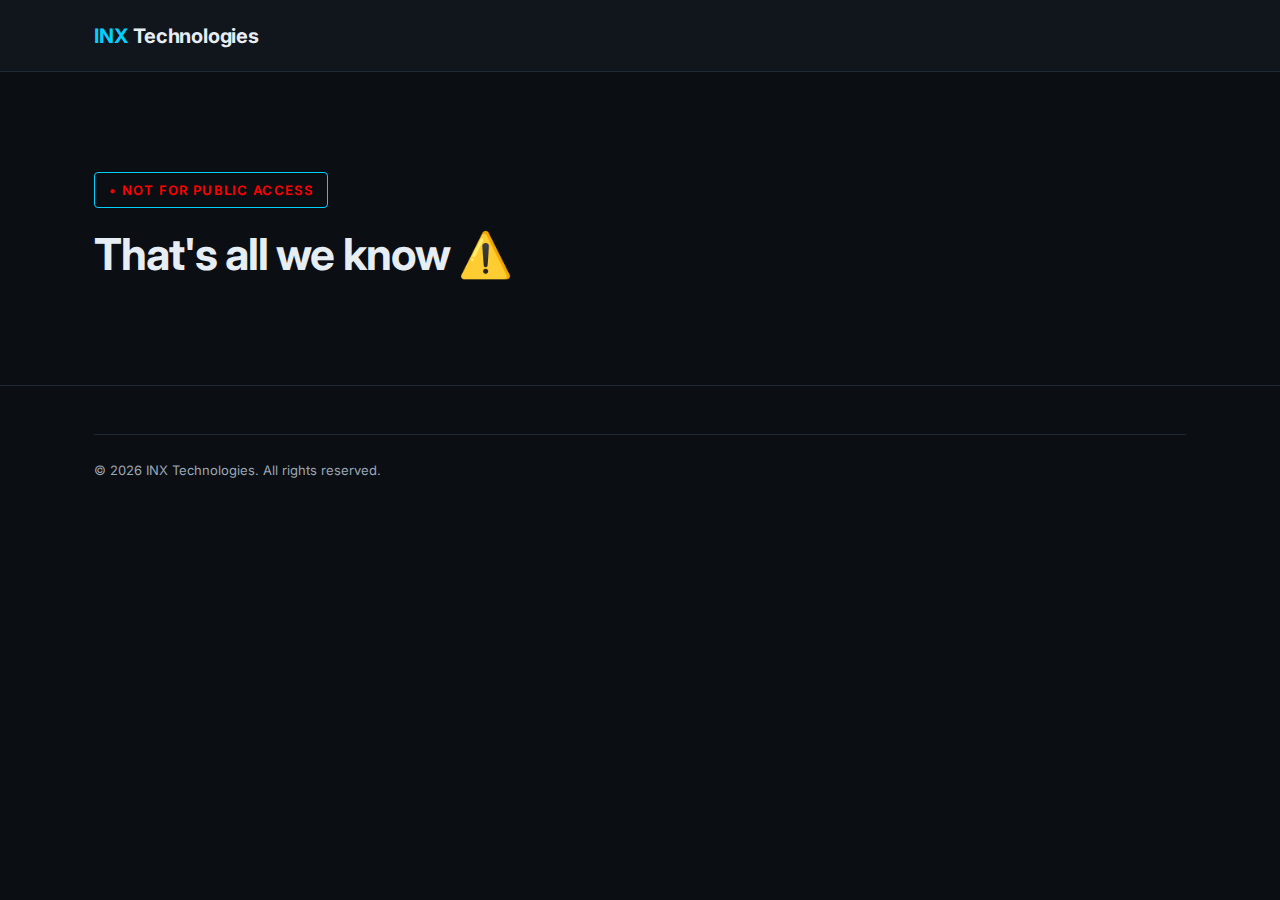
<file: notallowed.html>
<!DOCTYPE html>
<html lang="en">
<head>
  <meta charset="UTF-8">
  <meta name="viewport" content="width=device-width, initial-scale=1.0">

  <title>Unauthorized </title>
  <link rel="stylesheet" href="https://cdnjs.cloudflare.com/ajax/libs/font-awesome/6.5.2/css/all.min.css">

  <link rel="icon" type="image/png" href="assets/favicon.png">
  <link rel="stylesheet" href="css/styles.css">
</head>

<body>

<!-- Navigation -->
<nav class="nav">
  <div class="container">
    <a class="nav__brand"><span>INX</span> Technologies</a>
  </div>
</nav>

<main>

<section class="hero">
  <div class="container">
    <div class="hero__content fade-in">

      <span class="hero__label" style="color: red;">• NOT FOR PUBLIC ACCESS</span>

      <h1>That's all we know ⚠️</h1>

    </div>
  </div>
</section>

</main>

<!-- Footer -->
<footer class="footer">
  <div class="container">
    <div class="footer__bottom">
        <p>&copy; 2026 INX Technologies. All rights reserved.</p>
    </div>
  </div>
</footer>

<script src="js/main.js"></script>

</body>

</html>
</file>
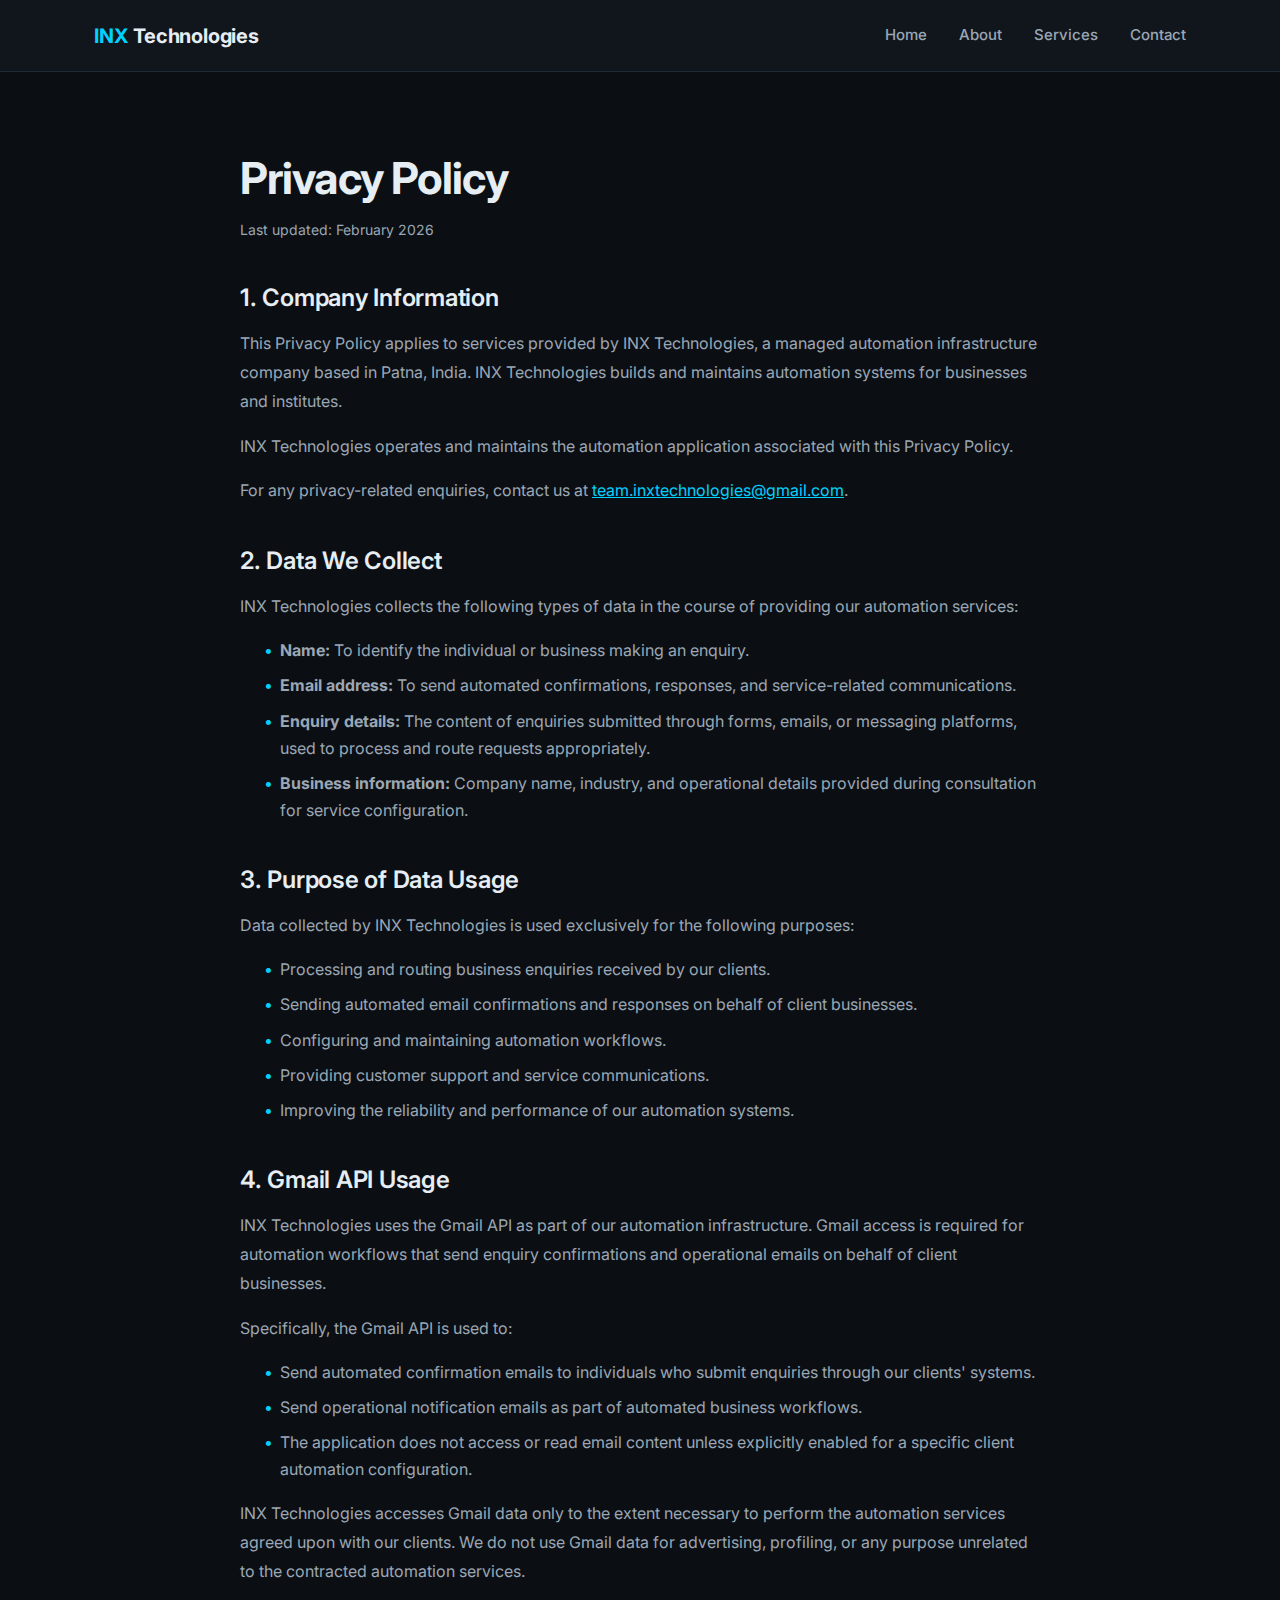
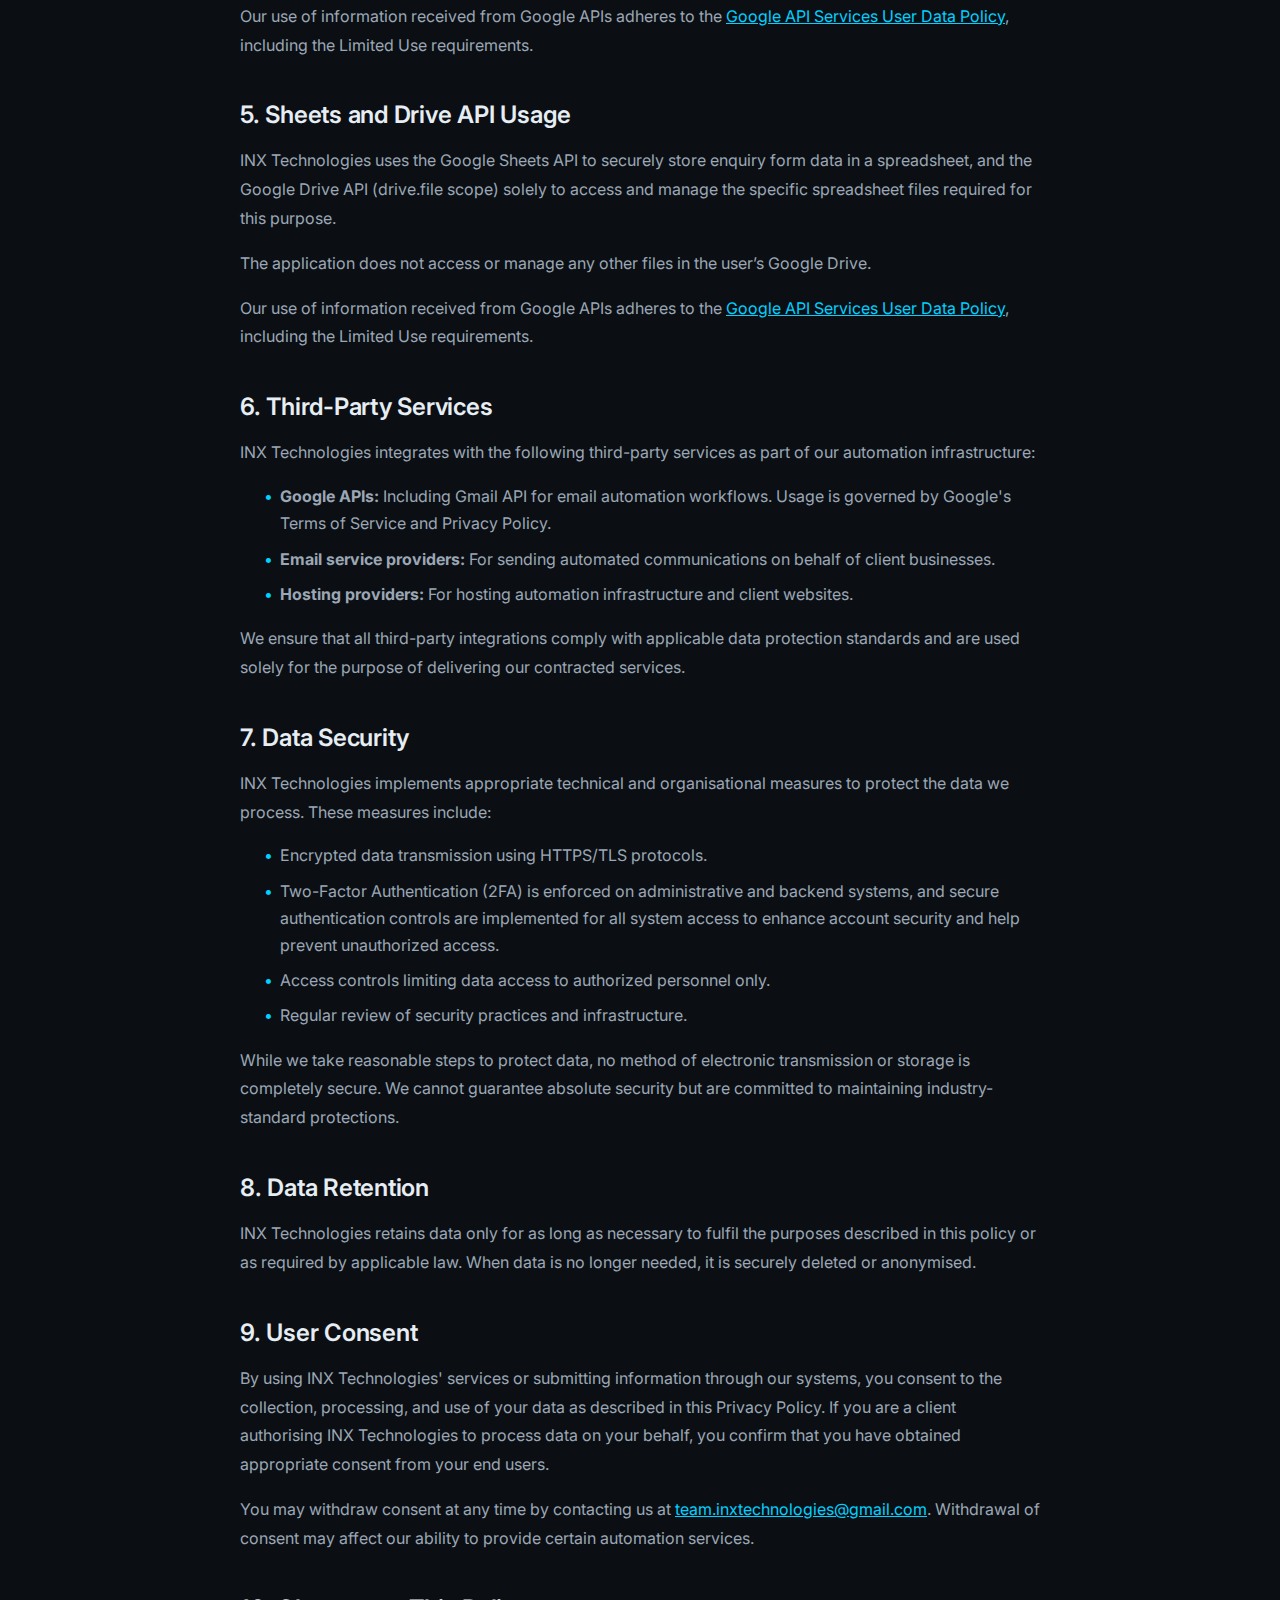
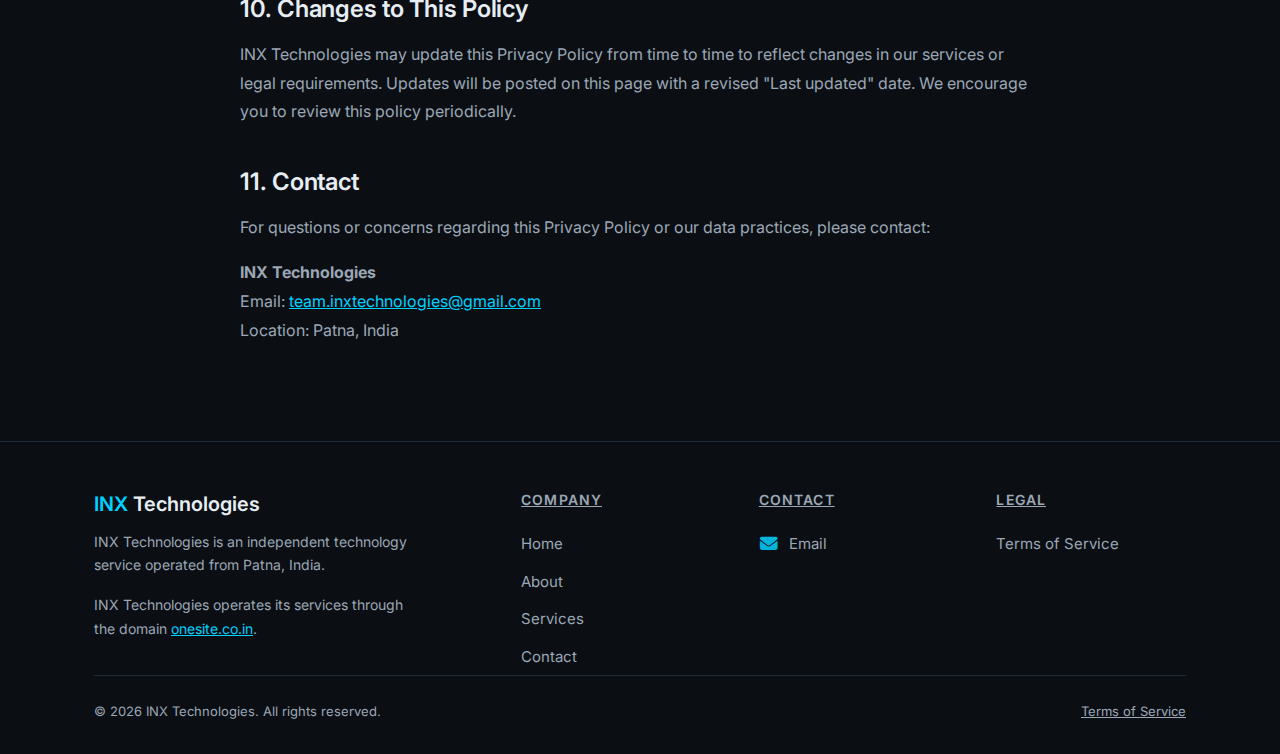
<file: privacy-policy.html>
<!DOCTYPE html>
<html lang="en">
<head>
  <meta charset="UTF-8">
  <meta name="viewport" content="width=device-width, initial-scale=1.0">
  <meta name="description" content="Privacy Policy for INX Technologies — how we collect, use, and protect your data including Gmail API usage for automation services.">
  <meta name="author" content="INX Technologies">
  <title>Privacy Policy — INX Technologies</title>
  <link rel="icon" type="image/png" href="assets/favicon.png">
  <link rel="stylesheet" href="css/styles.css">
  <link rel="stylesheet" href="https://cdnjs.cloudflare.com/ajax/libs/font-awesome/6.5.2/css/all.min.css">
</head>
<body>

  <!-- Navigation -->
  <nav class="nav" role="navigation" aria-label="Main navigation">
    <div class="container">
      <a href="index.html" class="nav__brand"><span>INX</span> Technologies</a>
      <div class="nav__links" id="navLinks">
        <a href="index.html">Home</a>
        <a href="about.html">About</a>
        <a href="services.html">Services</a>
        <a href="contact.html">Contact</a>
      </div>
      <button class="nav__toggle" id="navToggle" aria-label="Toggle navigation menu">
        <span></span>
        <span></span>
        <span></span>
      </button>
    </div>
  </nav>

  <main>

    <section class="section">
      <div class="container">
        <div class="legal-content fade-in">

          <h1>Privacy Policy</h1>
          <p class="legal-date">Last updated: February 2026</p>

          <h2>1. Company Information</h2>
          <p>This Privacy Policy applies to services provided by INX Technologies, a managed automation infrastructure company based in Patna, India. INX Technologies builds and maintains automation systems for businesses and institutes.</p>
          <p>INX Technologies operates and maintains the automation application associated with this Privacy Policy.</p>
          <p>For any privacy-related enquiries, contact us at <a href="mailto:team.inxtechnologies@gmail.com"><span><u>team.inxtechnologies@gmail.com</u></span></a>.</p>

          <h2>2. Data We Collect</h2>
          <p>INX Technologies collects the following types of data in the course of providing our automation services:</p>
          <ul>
            <li><strong>Name:</strong> To identify the individual or business making an enquiry.</li>
            <li><strong>Email address:</strong> To send automated confirmations, responses, and service-related communications.</li>
            <li><strong>Enquiry details:</strong> The content of enquiries submitted through forms, emails, or messaging platforms, used to process and route requests appropriately.</li>
            <li><strong>Business information:</strong> Company name, industry, and operational details provided during consultation for service configuration.</li>
          </ul>

          <h2>3. Purpose of Data Usage</h2>
          <p>Data collected by INX Technologies is used exclusively for the following purposes:</p>
          <ul>
            <li>Processing and routing business enquiries received by our clients.</li>
            <li>Sending automated email confirmations and responses on behalf of client businesses.</li>
            <li>Configuring and maintaining automation workflows.</li>
            <li>Providing customer support and service communications.</li>
            <li>Improving the reliability and performance of our automation systems.</li>
          </ul>

          <h2>4. Gmail API Usage</h2>
          <p>INX Technologies uses the Gmail API as part of our automation infrastructure. Gmail access is required for automation workflows that send enquiry confirmations and operational emails on behalf of client businesses.</p>
          <p>Specifically, the Gmail API is used to:</p>
          <ul>
            <li>Send automated confirmation emails to individuals who submit enquiries through our clients' systems.</li>
            <li>Send operational notification emails as part of automated business workflows.</li>
            <li>The application does not access or read email content unless explicitly enabled for a specific client automation configuration.</li>
          </ul>
          <p>INX Technologies accesses Gmail data only to the extent necessary to perform the automation services agreed upon with our clients. We do not use Gmail data for advertising, profiling, or any purpose unrelated to the contracted automation services.</p>
          <p>Our use of information received from Google APIs adheres to the <a href="https://developers.google.com/terms/api-services-user-data-policy" target="_blank" rel="noopener noreferrer"><u>Google API Services User Data Policy</u></a>, including the Limited Use requirements.</p>

          <h2>5. Sheets and Drive API Usage</h2>
          <p>INX Technologies uses the Google Sheets API to securely store enquiry form data in a spreadsheet, and the Google Drive API (drive.file scope) solely to access and manage the specific spreadsheet files required for this purpose.</p>
          <p>The application does not access or manage any other files in the user’s Google Drive.</p>
          <p>Our use of information received from Google APIs adheres to the <a href="https://developers.google.com/terms/api-services-user-data-policy" target="_blank" rel="noopener noreferrer"><u>Google API Services User Data Policy</u></a>, including the Limited Use requirements.</p>
          
  
          <h2>6. Third-Party Services</h2>
          <p>INX Technologies integrates with the following third-party services as part of our automation infrastructure:</p>
          <ul>
            <li><strong>Google APIs:</strong> Including Gmail API for email automation workflows. Usage is governed by Google's Terms of Service and Privacy Policy.</li>
            <li><strong>Email service providers:</strong> For sending automated communications on behalf of client businesses.</li>
            <li><strong>Hosting providers:</strong> For hosting automation infrastructure and client websites.</li>
          </ul>
          <p>We ensure that all third-party integrations comply with applicable data protection standards and are used solely for the purpose of delivering our contracted services.</p>

          <h2>7. Data Security</h2>
          <p>INX Technologies implements appropriate technical and organisational measures to protect the data we process. These measures include:</p>
          <ul>
            <li>Encrypted data transmission using HTTPS/TLS protocols.</li>
            <li>Two-Factor Authentication (2FA) is enforced on administrative and backend systems, and secure authentication controls are implemented for all system access to enhance account security and help prevent unauthorized access.</li>
            <li>Access controls limiting data access to authorized personnel only.</li>
            <li>Regular review of security practices and infrastructure.</li>
          </ul>
          <p>While we take reasonable steps to protect data, no method of electronic transmission or storage is completely secure. We cannot guarantee absolute security but are committed to maintaining industry-standard protections.</p>

          <h2>8. Data Retention</h2>
          <p>INX Technologies retains data only for as long as necessary to fulfil the purposes described in this policy or as required by applicable law. When data is no longer needed, it is securely deleted or anonymised.</p>

          <h2>9. User Consent</h2>
          <p>By using INX Technologies' services or submitting information through our systems, you consent to the collection, processing, and use of your data as described in this Privacy Policy. If you are a client authorising INX Technologies to process data on your behalf, you confirm that you have obtained appropriate consent from your end users.</p>
          <p>You may withdraw consent at any time by contacting us at <a href="mailto:team.inxtechnologies@gmail.com"><span><u>team.inxtechnologies@gmail.com</u></span></a>. Withdrawal of consent may affect our ability to provide certain automation services.</p>

          <h2>10. Changes to This Policy</h2>
          <p>INX Technologies may update this Privacy Policy from time to time to reflect changes in our services or legal requirements. Updates will be posted on this page with a revised "Last updated" date. We encourage you to review this policy periodically.</p>

          <h2>11. Contact</h2>
          <p>For questions or concerns regarding this Privacy Policy or our data practices, please contact:</p>
          <p><strong>INX Technologies</strong><br>
          Email: <a href="mailto:team.inxtechnologies@gmail.com"><span><u>team.inxtechnologies@gmail.com</u></span></a><br>
          Location: Patna, India</p>

        </div>
      </div>
    </section>

  </main>

  <!-- Footer -->
  <footer class="footer">
    <div class="container">
      <div class="footer__grid">
        <div class="footer__brand">
          <h3><span>INX</span> Technologies</h3>
          <p>INX Technologies is an independent technology service operated from Patna, India.</p>
          <p>INX Technologies operates its services through the domain <a href="index.html"><u>onesite.co.in</u></a>.</p>
        </div>
        <div class="footer__links">
          <h4><u>Company</u></h4>
          <a href="index.html">Home</a>
          <a href="about.html">About</a>
          <a href="services.html">Services</a>
          <a href="contact.html">Contact</a>
        </div>

<div class="footer__links footer__social">
  <h4><u>Contact</u></h4>

  <a href="mailto:team.inxtechnologies@gmail.com">
  <i class="fa-solid fa-envelope"></i>
  Email
</a>
</div>
        <div class="footer__links">
          <h4><u>Legal</u></h4>
          <a href="terms.html">Terms of Service</a>
        </div>
      </div>
      <div class="footer__bottom">
        <p>&copy; 2026 INX Technologies. All rights reserved.</p>
        <div class="footer__bottom-links">
          <a href="terms.html"><u>Terms of Service</u></a>
        </div>
      </div>
    </div>
  </footer>

  <script src="js/main.js"></script>
</body>
</html>
</file>
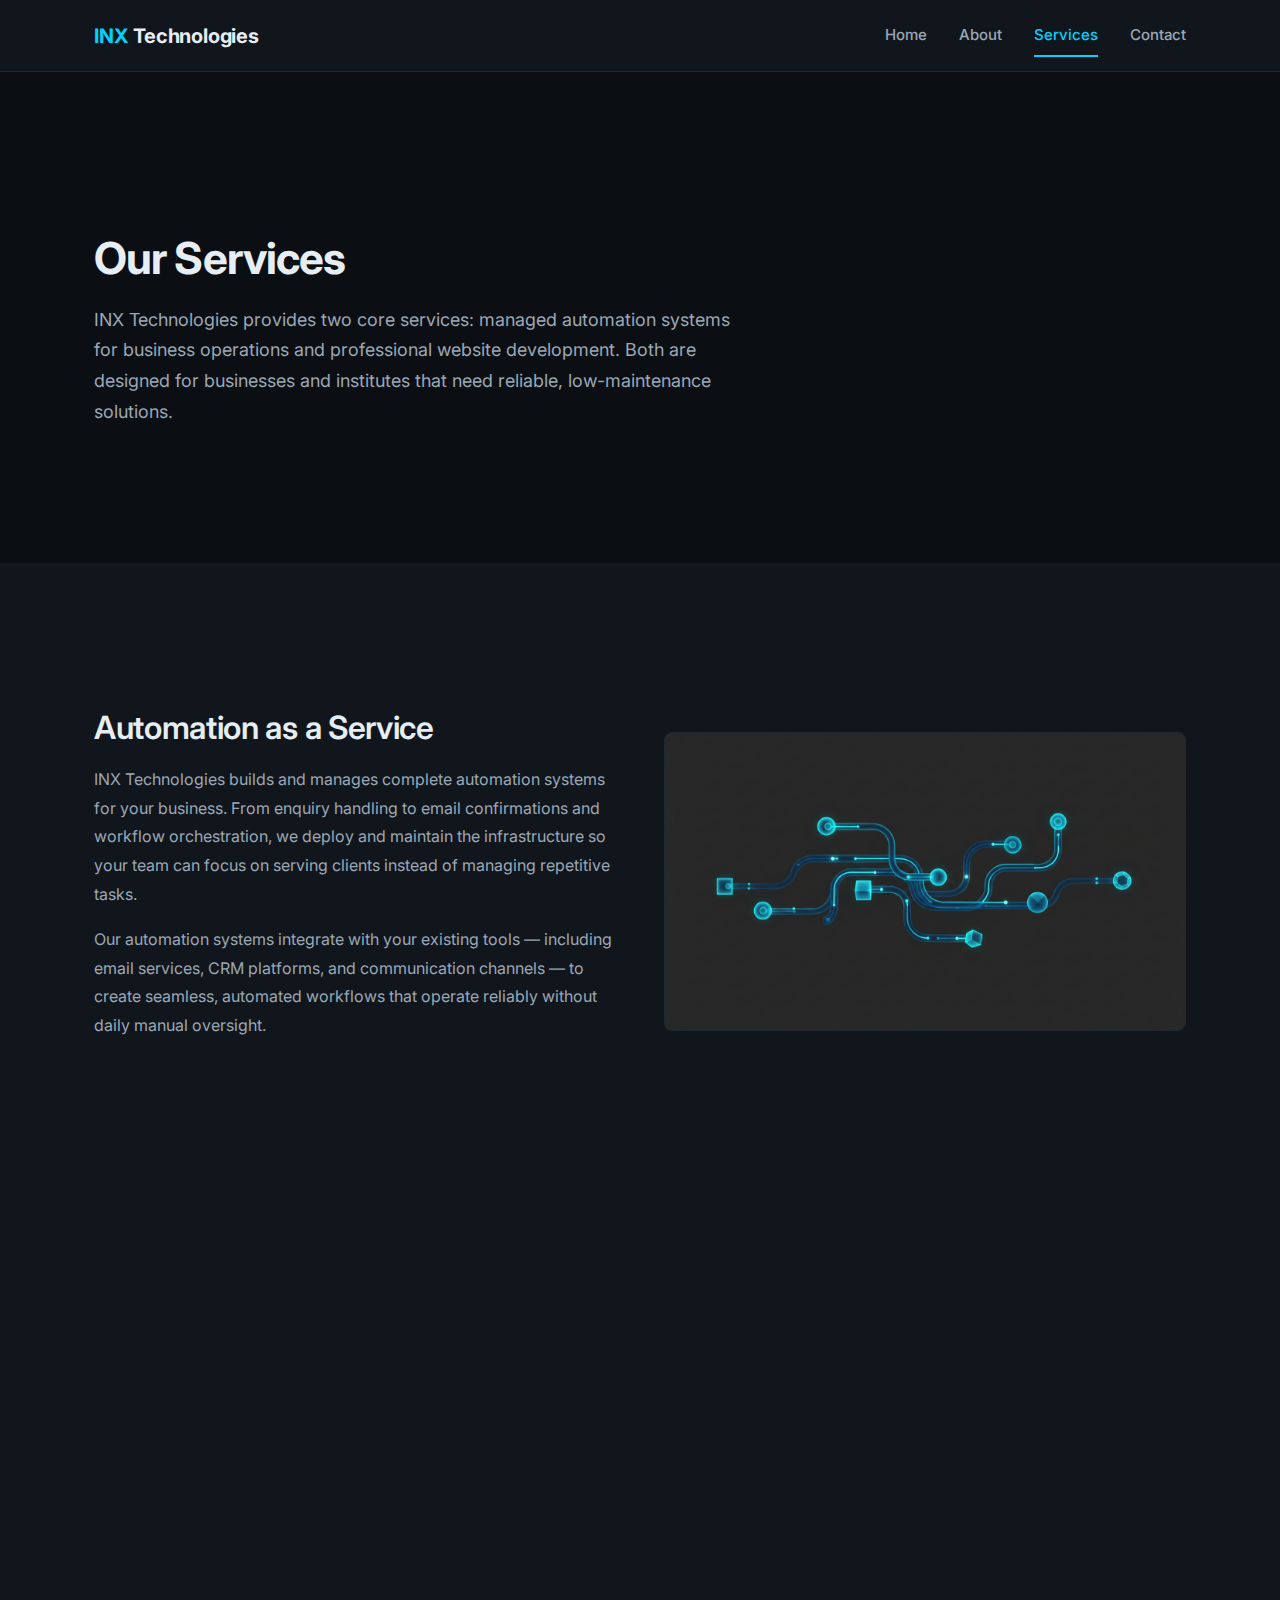
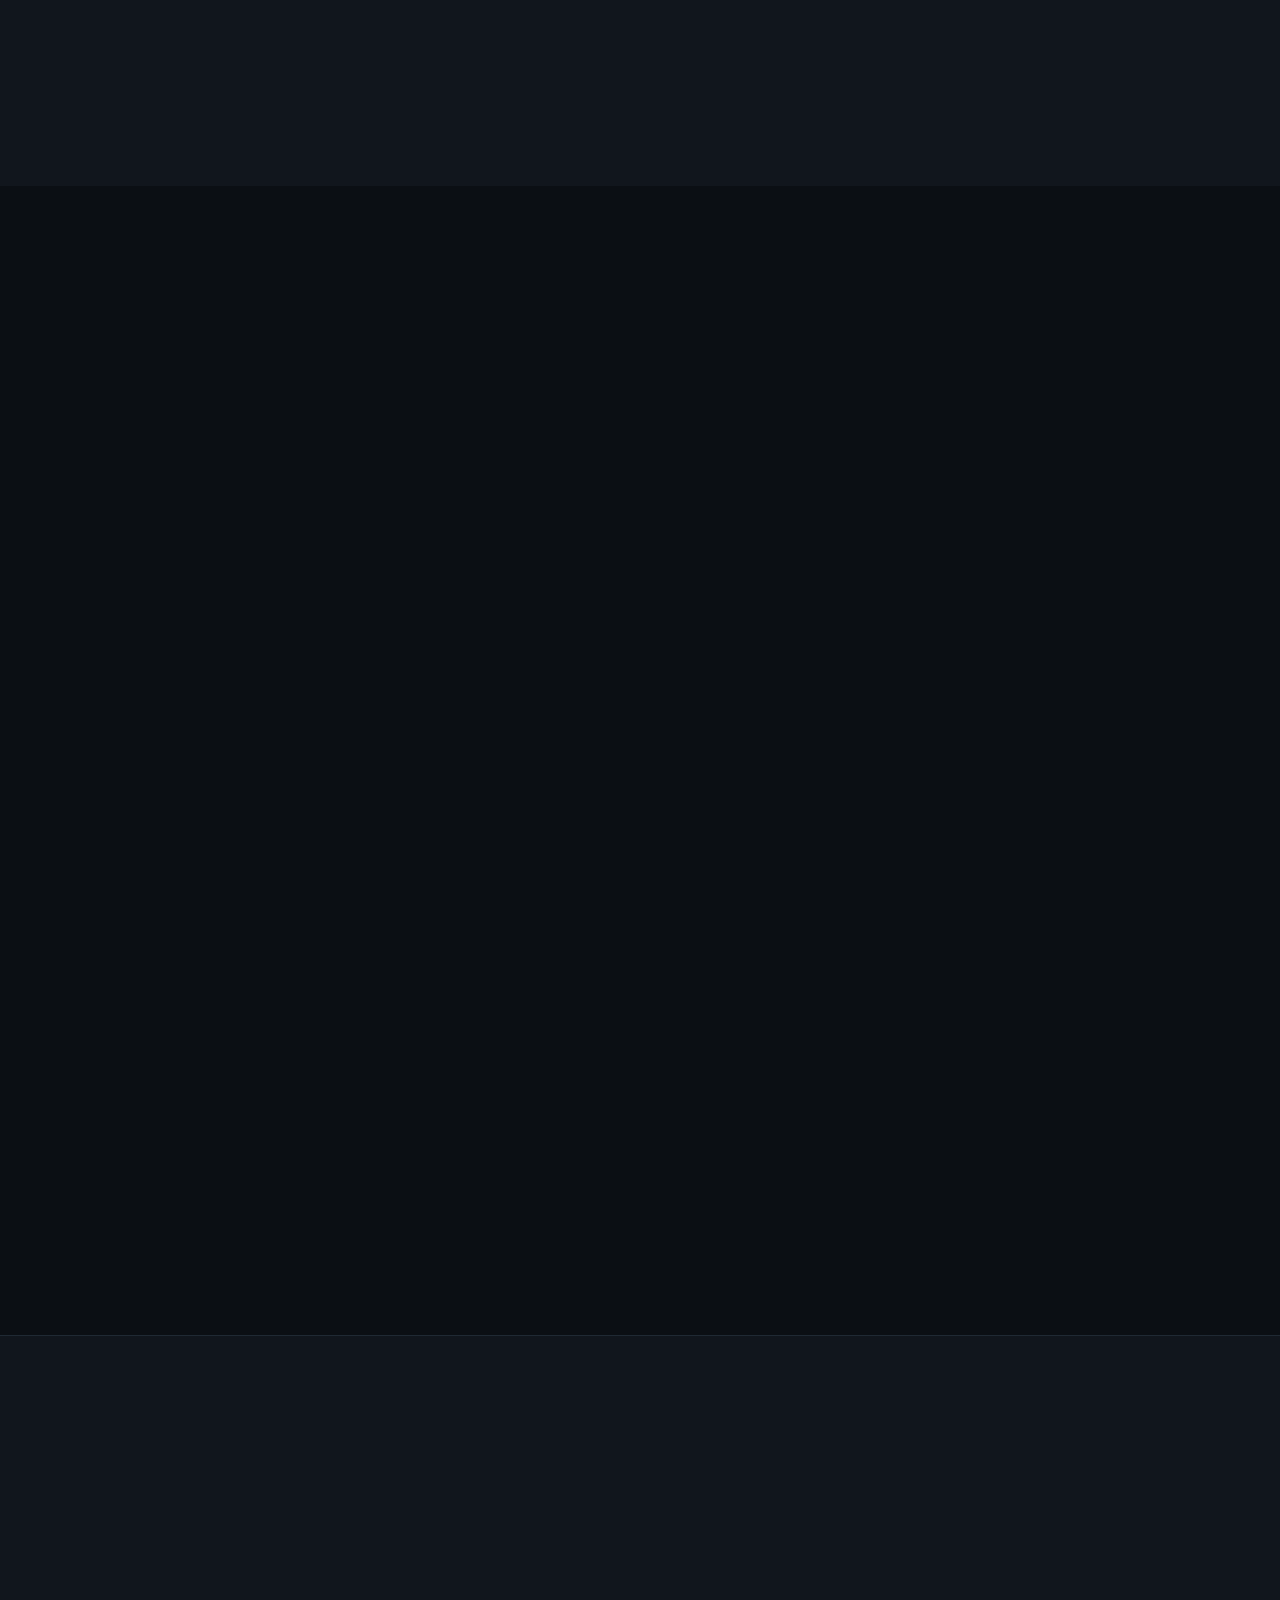
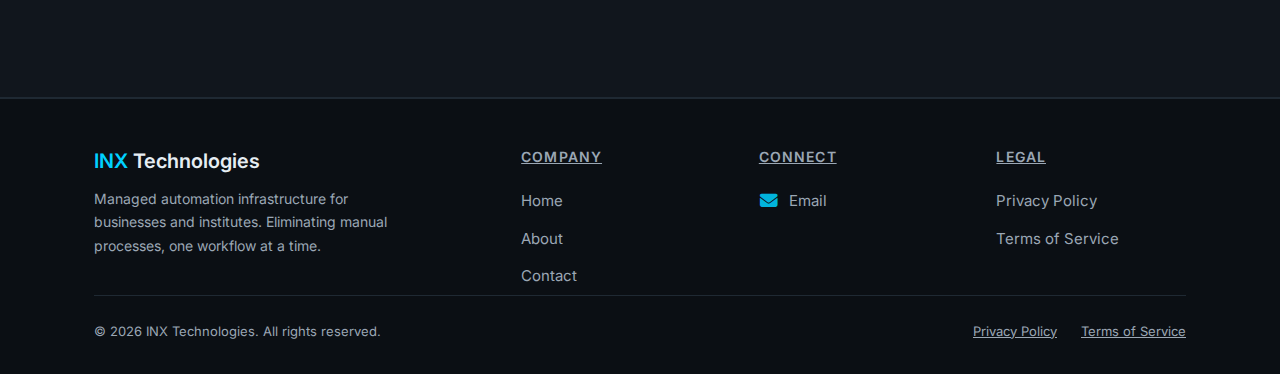
<file: services.html>
<!DOCTYPE html>
<html lang="en">
<head>
  <meta charset="UTF-8">
  <meta name="viewport" content="width=device-width, initial-scale=1.0">
  <meta name="description" content="INX Technologies services — Automation as a Service and OneSite Website Development for coaching institutes and businesses.">
  <meta name="author" content="INX Technologies">
  <title>Services — INX Technologies</title>
  <link rel="icon" type="image/png" href="assets/favicon.png">
  <link rel="stylesheet" href="css/styles.css">
  <link rel="stylesheet" href="https://cdnjs.cloudflare.com/ajax/libs/font-awesome/6.5.2/css/all.min.css">
</head>
<body>

  <!-- Navigation -->
  <nav class="nav" role="navigation" aria-label="Main navigation">
    <div class="container">
      <a href="index.html" class="nav__brand"><span>INX</span> Technologies</a>
      <div class="nav__links" id="navLinks">
        <a href="index.html">Home</a>
        <a href="about.html">About</a>
        <a href="services.html" class="active">Services</a>
        <a href="contact.html">Contact</a>
      </div>
      <button class="nav__toggle" id="navToggle" aria-label="Toggle navigation menu">
        <span></span>
        <span></span>
        <span></span>
      </button>
    </div>
  </nav>

  <main>

    <!-- Services Hero -->
    <section class="section">
      <div class="container">
        <div class="about-hero fade-in">
          <h1>Our Services</h1>
          <p>INX Technologies provides two core services: managed automation systems for business operations and professional website development. Both are designed for businesses and institutes that need reliable, low-maintenance solutions.</p>
        </div>
      </div>
    </section>

    <!-- Automation as a Service -->
    <section class="section section--alt">
      <div class="container">
        <div class="service-block">
          <div class="service-block__header fade-in">
            <div class="service-block__content">
              <h2>Automation as a Service</h2>
              <p>INX Technologies builds and manages complete automation systems for your business. From enquiry handling to email confirmations and workflow orchestration, we deploy and maintain the infrastructure so your team can focus on serving clients instead of managing repetitive tasks.</p>
              <p>Our automation systems integrate with your existing tools — including email services, CRM platforms, and communication channels — to create seamless, automated workflows that operate reliably without daily manual oversight.</p>
            </div>
            <div class="service-block__image">
              <img src="assets/p2.png" alt="Automation workflow visualization" width="1024" height="576" loading="lazy">
            </div>
          </div>
          <div class="service-details fade-in">
            <div class="service-detail-card">
              <h3>Workflow Automation</h3>
              <p>Automate multi-step business processes — from data collection to notification routing to status updates. Eliminate manual handoffs and reduce operational errors.</p>
            </div>
            <div class="service-detail-card">
              <h3>Email Confirmation Automation</h3>
              <p>Send automated confirmation emails to enquirers, clients, and stakeholders. Reduce response times from hours to seconds with managed email workflows integrated via Gmail and other providers.</p>
            </div>
            <div class="service-detail-card">
              <h3>Enquiry Automation</h3>
              <p>Automatically capture, process, and route incoming enquiries from forms, emails, and messaging platforms. Ensure no lead is missed and every enquiry receives a response.</p>
            </div>
          </div>
          <div class="cards-grid mt-40 fade-in">
            <div class="card">
              <h3>Benefits</h3>
              <ul class="card__list">
                <li>Eliminate manual time consuming processes</li>
                <li>Reduce response times to seconds</li>
                <li>Lower operational overhead</li>
                <li>Consistent, reliable automation</li>
                <li>Fully managed by INX Technologies</li>
              </ul>
            </div>
            <div class="card">
              <h3>Use Cases</h3>
              <ul class="card__list">
                <li>Businesses needing email confirmations and CRM</li>
                <li>Institutes receiving daily enquiries</li>
                <li>Organisations with repetitive data processing tasks</li>
                <li>Teams requiring automated notification workflows</li>
              </ul>
            </div>
          </div>
        </div>
      </div>
    </section>

    <!-- One Site Website Development -->
    <section class="section">
      <div class="container">
        <div class="service-block">
          <div class="service-block__header fade-in">
            <div class="service-block__content">
              <h2>One Site — Website Development</h2>
              <p>One Site is our website development service for businesses that need a professional, fast-loading web presence. We build clean, static websites optimised for performance and credibility — giving your business a reliable online identity without unnecessary complexity.</p>
              <p>Every One Site website is built with semantic HTML, responsive design, and fast load times as standard. No bloated frameworks, no unnecessary dependencies — just a professional website that works.</p>
            </div>
            <div class="service-block__image">
              <img src="assets/p3.png" alt="Professional website development" width="1024" height="576" loading="lazy">
            </div>
          </div>
          <div class="service-details fade-in">
            <div class="service-detail-card">
              <h3>Static Websites</h3>
              <p>Clean, fast-loading static websites that don't require server-side processing. Ideal for business information, service listings, and professional presence.</p>
            </div>
            <div class="service-detail-card">
              <h3>Fast Loading</h3>
              <p>Every One Site website is optimised for performance. Minimal code, optimised assets, and efficient structure ensure your site loads quickly on any device.</p>
            </div>
            <div class="service-detail-card">
              <h3>Professional Presence</h3>
              <p>Establish credibility with a well-designed, professional website that communicates your business identity clearly and effectively.</p>
            </div>
          </div>
          <div class="cards-grid mt-40 fade-in">
            <div class="card">
              <h3>Benefits</h3>
              <ul class="card__list">
                <li>Professional business identity online</li>
                <li>Fast page load times</li>
                <li>Mobile-responsive design</li>
                <li>No ongoing server costs for static sites</li>
                <li>SEO-ready structure</li>
              </ul>
            </div>
            <div class="card">
              <h3>Use Cases</h3>
              <ul class="card__list">
                <li>Businesses launching their first website</li>
                <li>Institutes needing an online presence</li>
                <li>Companies requiring a professional landing page</li>
                <li>Businesses replacing outdated websites</li>
              </ul>
            </div>
          </div>
        </div>
      </div>
    </section>

    <!-- CTA -->
    <section class="cta-banner">
      <div class="container fade-in">
        <h2>Ready to Get Started?</h2>
        <p>Contact INX Technologies to discuss which service is right for your business.</p>
        <a href="contact.html" class="btn btn--primary">Contact Us</a>
      </div>
    </section>

  </main>

  <!-- Footer -->
  <footer class="footer">
    <div class="container">
      <div class="footer__grid">
        <div class="footer__brand">
          <h3><span>INX</span> Technologies</h3>
          <p>Managed automation infrastructure for businesses and institutes. Eliminating manual processes, one workflow at a time.</p>
        </div>
        <div class="footer__links">
          <h4><u>Company</u></h4>
          <a href="index.html">Home</a>
          <a href="about.html">About</a>
          <a href="contact.html">Contact</a>
        </div>

<div class="footer__links footer__social">
  <h4><u>Connect</u></h4>

  <a href="mailto:contact@inxtechnologies.co">
  <i class="fa-solid fa-envelope"></i>
  Email
</a>
</div>
        <div class="footer__links">
          <h4><u>Legal</u></h4>
          <a href="privacy-policy.html">Privacy Policy</a>
          <a href="terms.html">Terms of Service</a>
        </div>
      </div>
      <div class="footer__bottom">
        <p>&copy; 2026 INX Technologies. All rights reserved.</p>
        <div class="footer__bottom-links">
          <a href="privacy-policy.html"><u>Privacy Policy</u></a>
          <a href="terms.html"><u>Terms of Service</u></a>
        </div>
      </div>
    </div>
  </footer>

  <script src="js/main.js"></script>
</body>
</html>
</file>
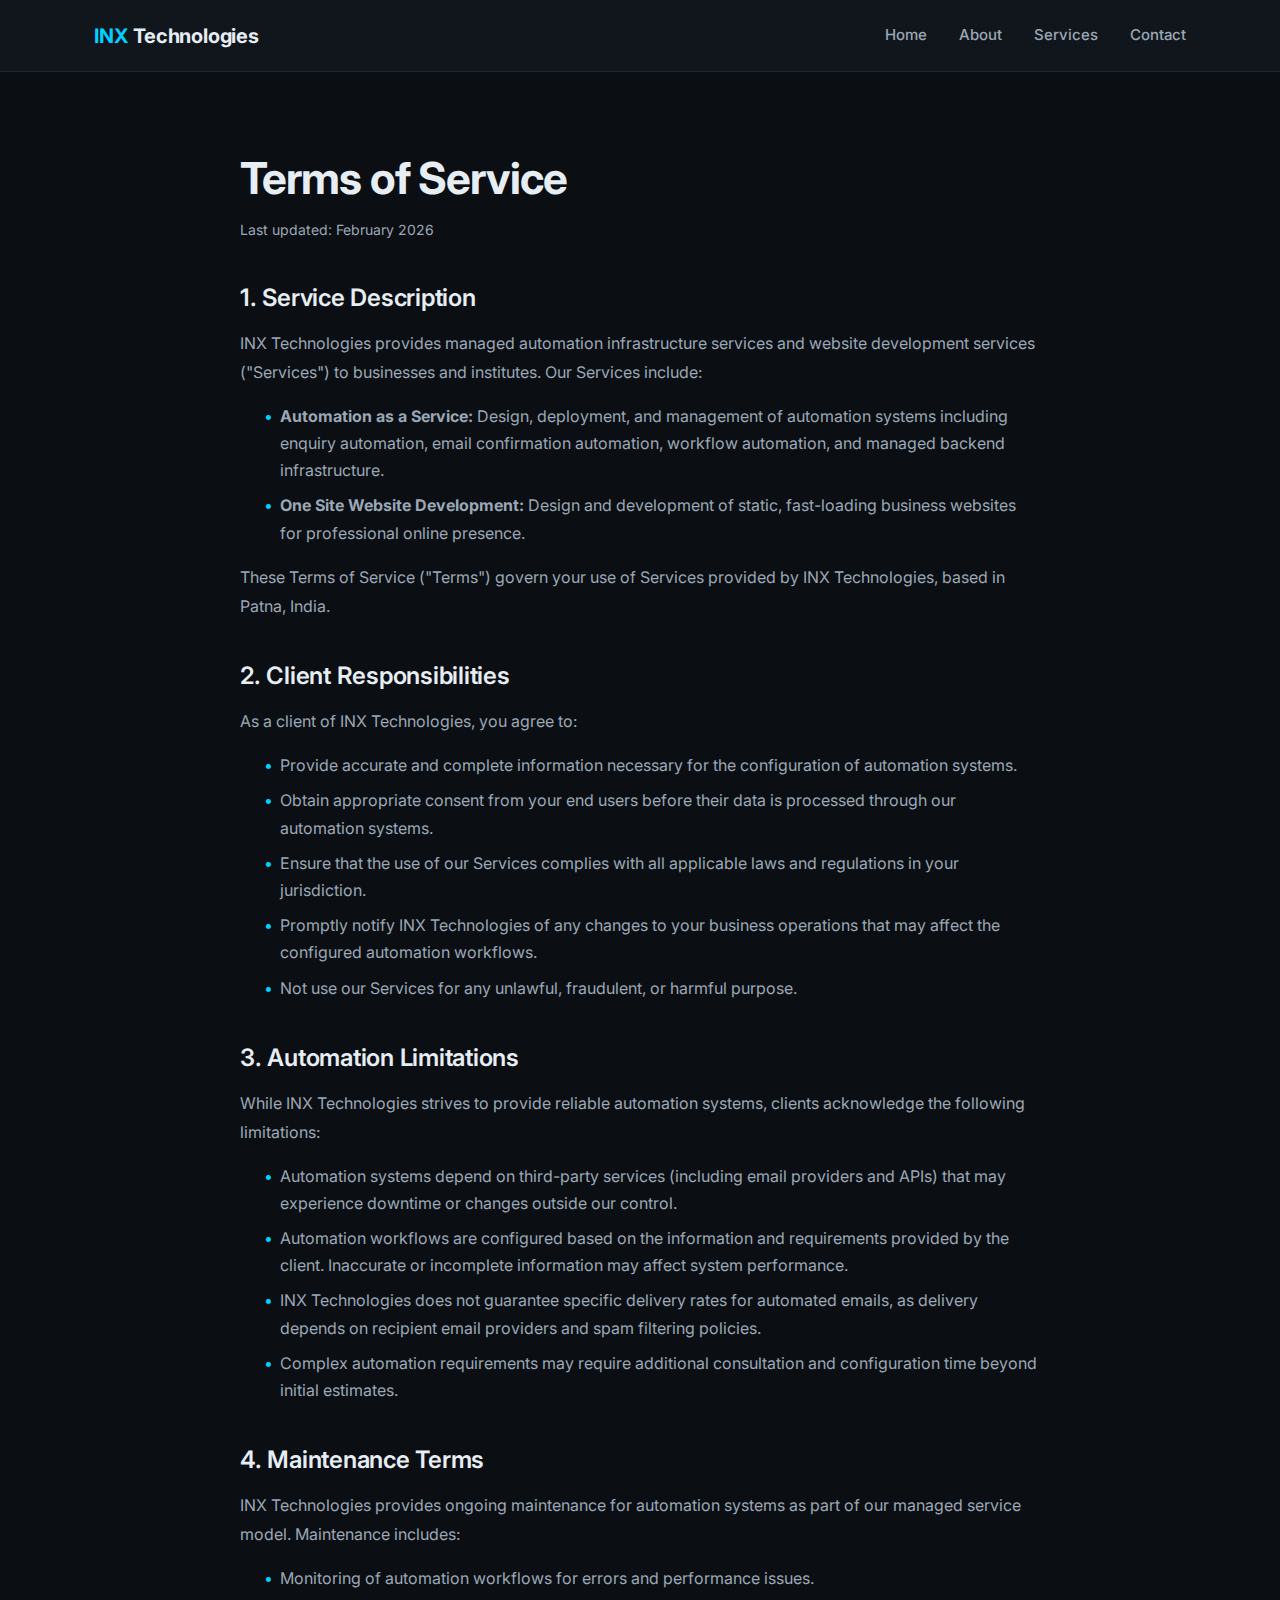
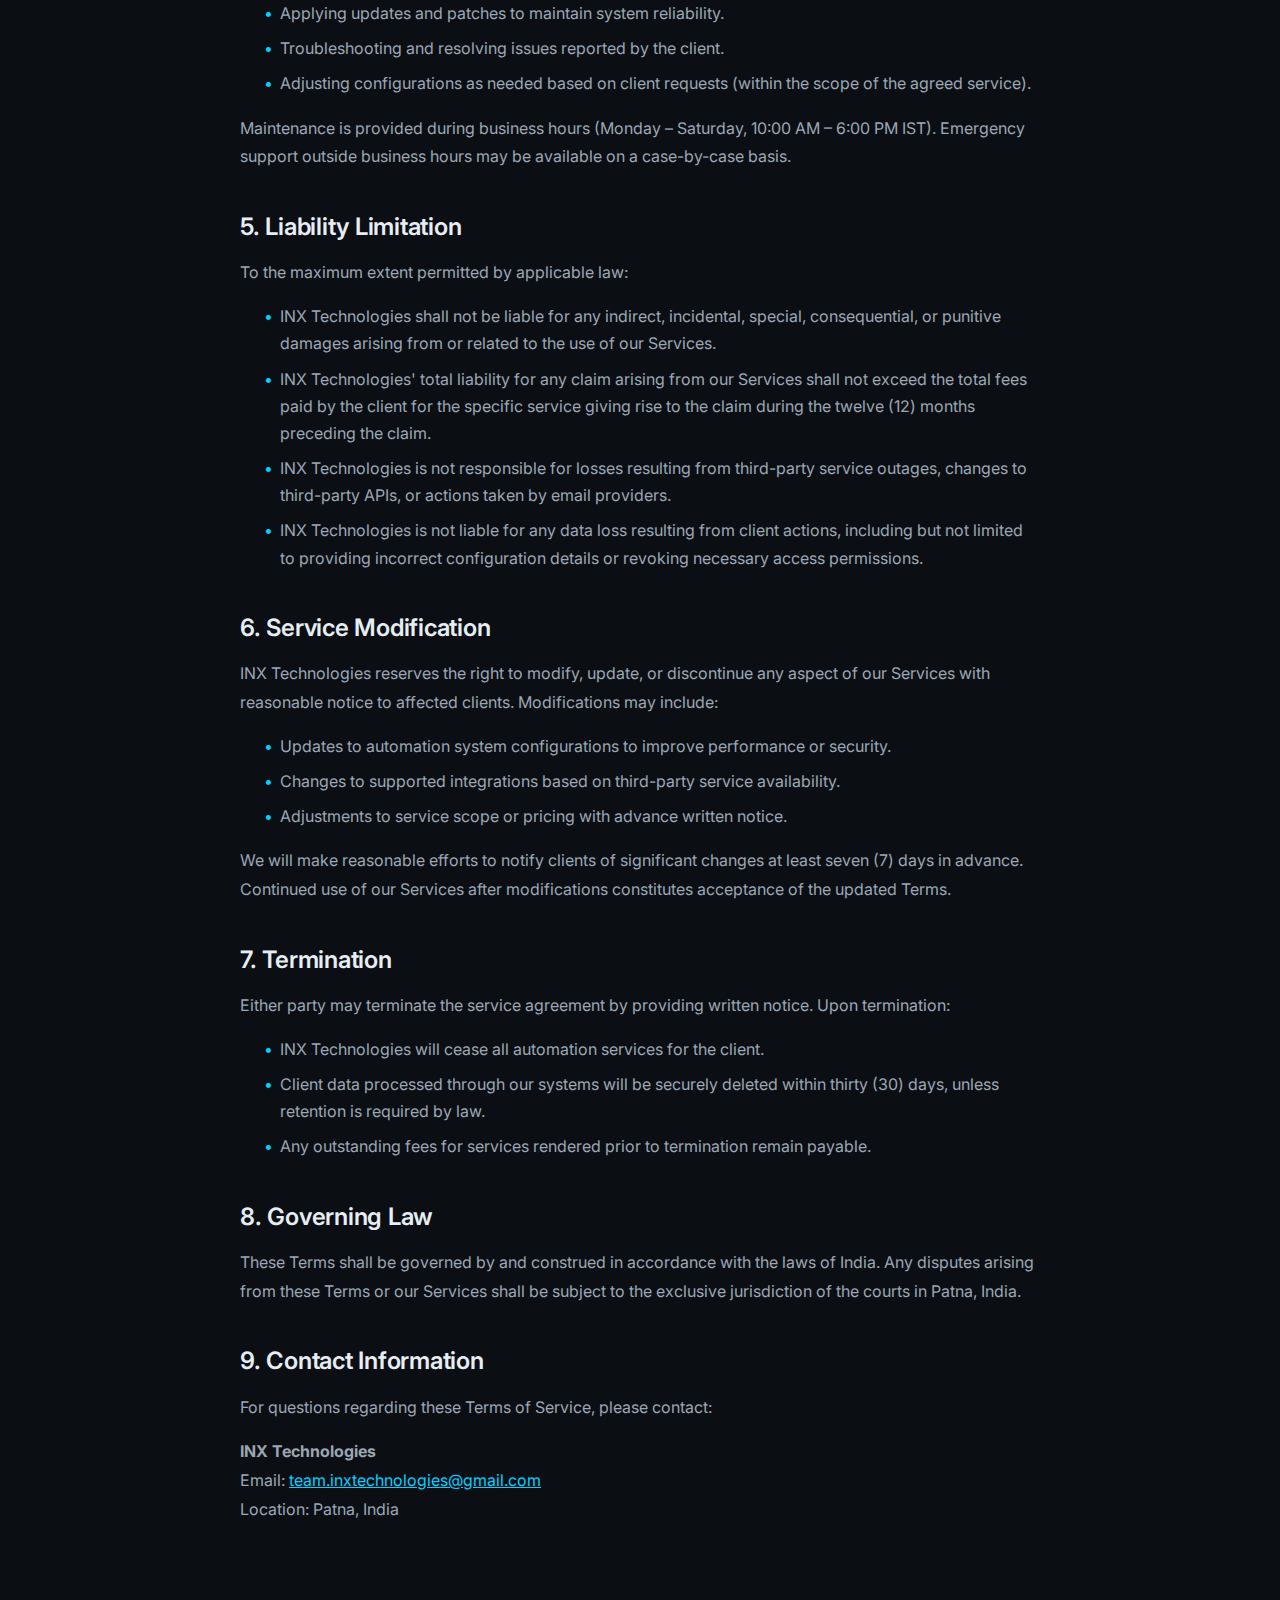
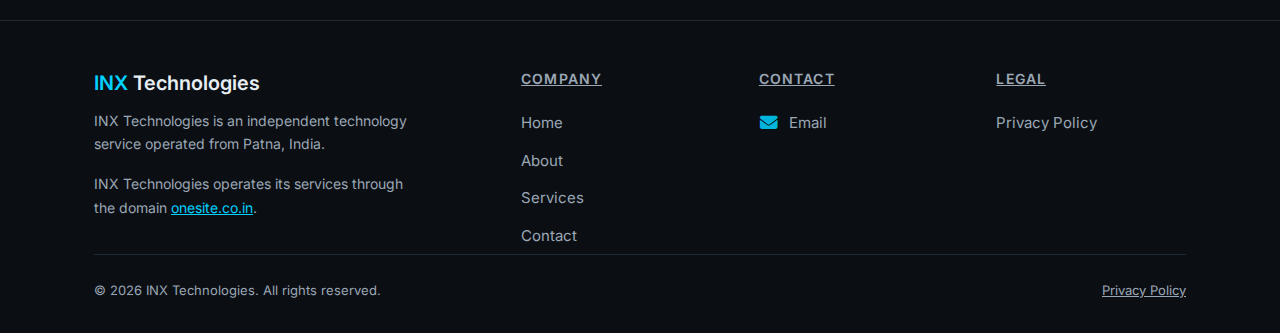
<file: terms.html>
<!DOCTYPE html>
<html lang="en">
<head>
  <meta charset="UTF-8">
  <meta name="viewport" content="width=device-width, initial-scale=1.0">
  <meta name="description" content="Terms of Service for INX Technologies — managed automation infrastructure and website development services.">
  <meta name="author" content="INX Technologies">
  <title>Terms of Service — INX Technologies</title>
  <link rel="icon" type="image/png" href="assets/favicon.png">
  <link rel="stylesheet" href="css/styles.css">
  <link rel="stylesheet" href="https://cdnjs.cloudflare.com/ajax/libs/font-awesome/6.5.2/css/all.min.css">
</head>
<body>

  <!-- Navigation -->
  <nav class="nav" role="navigation" aria-label="Main navigation">
    <div class="container">
      <a href="index.html" class="nav__brand"><span>INX</span> Technologies</a>
      <div class="nav__links" id="navLinks">
        <a href="index.html">Home</a>
        <a href="about.html">About</a>
        <a href="services.html">Services</a>
        <a href="contact.html">Contact</a>
      </div>
      <button class="nav__toggle" id="navToggle" aria-label="Toggle navigation menu">
        <span></span>
        <span></span>
        <span></span>
      </button>
    </div>
  </nav>

  <main>

    <section class="section">
      <div class="container">
        <div class="legal-content fade-in">

          <h1>Terms of Service</h1>
          <p class="legal-date">Last updated: February 2026</p>

          <h2>1. Service Description</h2>
          <p>INX Technologies provides managed automation infrastructure services and website development services ("Services") to businesses and institutes. Our Services include:</p>
          <ul>
            <li><strong>Automation as a Service:</strong> Design, deployment, and management of automation systems including enquiry automation, email confirmation automation, workflow automation, and managed backend infrastructure.</li>
            <li><strong>One Site Website Development:</strong> Design and development of static, fast-loading business websites for professional online presence.</li>
          </ul>
          <p>These Terms of Service ("Terms") govern your use of Services provided by INX Technologies, based in Patna, India.</p>

          <h2>2. Client Responsibilities</h2>
          <p>As a client of INX Technologies, you agree to:</p>
          <ul>
            <li>Provide accurate and complete information necessary for the configuration of automation systems.</li>
            <li>Obtain appropriate consent from your end users before their data is processed through our automation systems.</li>
            <li>Ensure that the use of our Services complies with all applicable laws and regulations in your jurisdiction.</li>
            <li>Promptly notify INX Technologies of any changes to your business operations that may affect the configured automation workflows.</li>
            <li>Not use our Services for any unlawful, fraudulent, or harmful purpose.</li>
          </ul>

          <h2>3. Automation Limitations</h2>
          <p>While INX Technologies strives to provide reliable automation systems, clients acknowledge the following limitations:</p>
          <ul>
            <li>Automation systems depend on third-party services (including email providers and APIs) that may experience downtime or changes outside our control.</li>
            <li>Automation workflows are configured based on the information and requirements provided by the client. Inaccurate or incomplete information may affect system performance.</li>
            <li>INX Technologies does not guarantee specific delivery rates for automated emails, as delivery depends on recipient email providers and spam filtering policies.</li>
            <li>Complex automation requirements may require additional consultation and configuration time beyond initial estimates.</li>
          </ul>

          <h2>4. Maintenance Terms</h2>
          <p>INX Technologies provides ongoing maintenance for automation systems as part of our managed service model. Maintenance includes:</p>
          <ul>
            <li>Monitoring of automation workflows for errors and performance issues.</li>
            <li>Applying updates and patches to maintain system reliability.</li>
            <li>Troubleshooting and resolving issues reported by the client.</li>
            <li>Adjusting configurations as needed based on client requests (within the scope of the agreed service).</li>
          </ul>
          <p>Maintenance is provided during business hours (Monday – Saturday, 10:00 AM – 6:00 PM IST). Emergency support outside business hours may be available on a case-by-case basis.</p>

          <h2>5. Liability Limitation</h2>
          <p>To the maximum extent permitted by applicable law:</p>
          <ul>
            <li>INX Technologies shall not be liable for any indirect, incidental, special, consequential, or punitive damages arising from or related to the use of our Services.</li>
            <li>INX Technologies' total liability for any claim arising from our Services shall not exceed the total fees paid by the client for the specific service giving rise to the claim during the twelve (12) months preceding the claim.</li>
            <li>INX Technologies is not responsible for losses resulting from third-party service outages, changes to third-party APIs, or actions taken by email providers.</li>
            <li>INX Technologies is not liable for any data loss resulting from client actions, including but not limited to providing incorrect configuration details or revoking necessary access permissions.</li>
          </ul>

          <h2>6. Service Modification</h2>
          <p>INX Technologies reserves the right to modify, update, or discontinue any aspect of our Services with reasonable notice to affected clients. Modifications may include:</p>
          <ul>
            <li>Updates to automation system configurations to improve performance or security.</li>
            <li>Changes to supported integrations based on third-party service availability.</li>
            <li>Adjustments to service scope or pricing with advance written notice.</li>
          </ul>
          <p>We will make reasonable efforts to notify clients of significant changes at least seven (7) days in advance. Continued use of our Services after modifications constitutes acceptance of the updated Terms.</p>

          <h2>7. Termination</h2>
          <p>Either party may terminate the service agreement by providing written notice. Upon termination:</p>
          <ul>
            <li>INX Technologies will cease all automation services for the client.</li>
            <li>Client data processed through our systems will be securely deleted within thirty (30) days, unless retention is required by law.</li>
            <li>Any outstanding fees for services rendered prior to termination remain payable.</li>
          </ul>

          <h2>8. Governing Law</h2>
          <p>These Terms shall be governed by and construed in accordance with the laws of India. Any disputes arising from these Terms or our Services shall be subject to the exclusive jurisdiction of the courts in Patna, India.</p>

          <h2>9. Contact Information</h2>
          <p>For questions regarding these Terms of Service, please contact:</p>
          <p><strong>INX Technologies</strong><br>
          Email: <a href="mailto:team.inxtechnologies@gmail.com"><span><u>team.inxtechnologies@gmail.com</u></span></a><br>
          Location: Patna, India</p>

        </div>
      </div>
    </section>

  </main>

  <!-- Footer -->
  <footer class="footer">
    <div class="container">
      <div class="footer__grid">
        <div class="footer__brand">
          <h3><span>INX</span> Technologies</h3>
          <p>INX Technologies is an independent technology service operated from Patna, India.</p>
          <p>INX Technologies operates its services through the domain <a href="index.html"><u>onesite.co.in</u></a>.</p>
        </div>
        <div class="footer__links">
          <h4><u>Company</u></h4>
          <a href="index.html">Home</a>
          <a href="about.html">About</a>
          <a href="services.html">Services</a>
          <a href="contact.html">Contact</a>
        </div>

<div class="footer__links footer__social">
  <h4><u>Contact</u></h4>

  <a href="mailto:team.inxtechnologies@gmail.com">
  <i class="fa-solid fa-envelope"></i>
  Email
</a>
</div>
        <div class="footer__links">
          <h4><u>Legal</u></h4>
          <a href="privacy-policy.html">Privacy Policy</a>
        </div>
      </div>
      <div class="footer__bottom">
        <p>&copy; 2026 INX Technologies. All rights reserved.</p>
        <div class="footer__bottom-links">
          <a href="privacy-policy.html"><u>Privacy Policy</u></a>
        </div>
      </div>
    </div>
  </footer>

  <script src="js/main.js"></script>
</body>
</html>
</file>
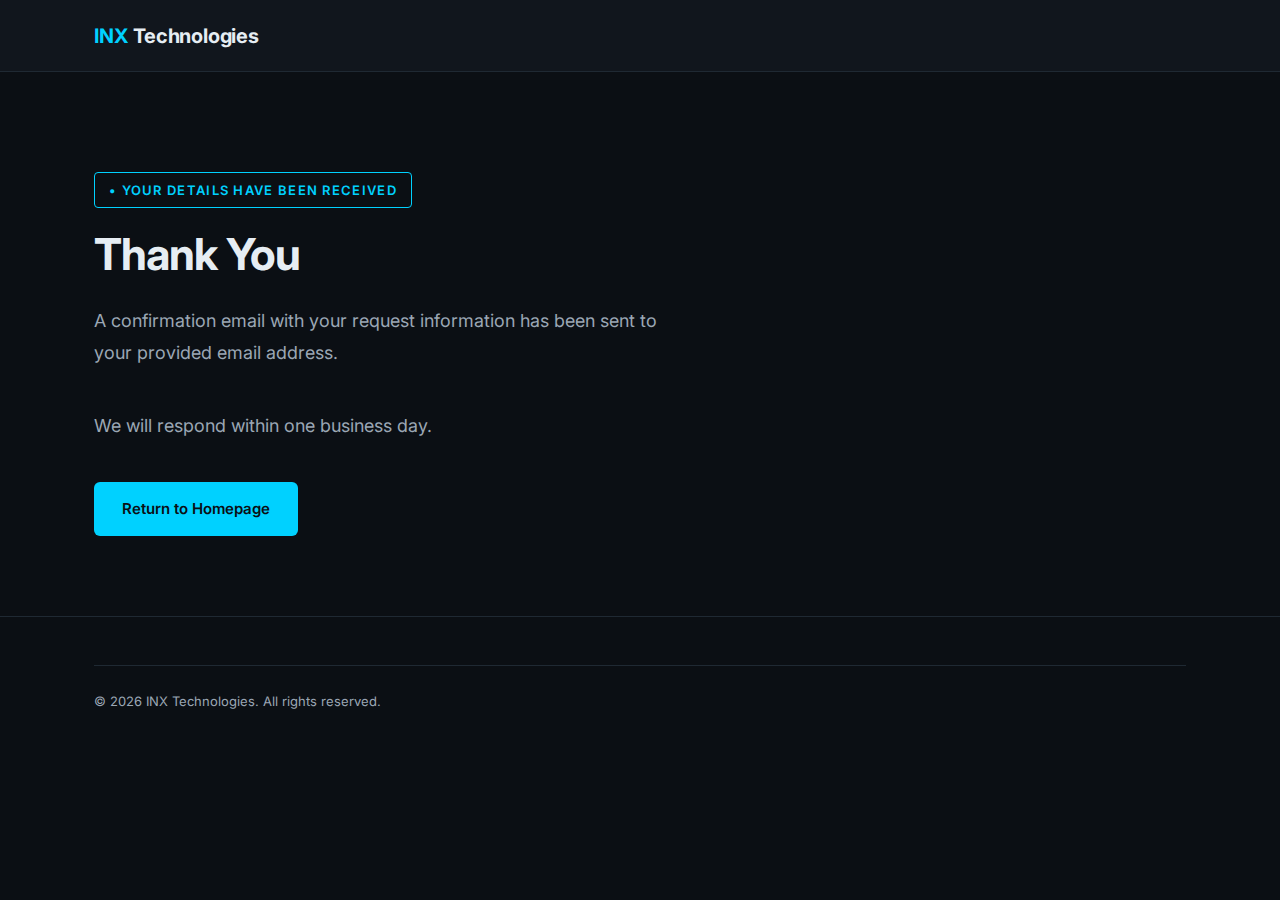
<file: thank.html>
<!DOCTYPE html>
<html lang="en">
<head>
  <meta charset="UTF-8">
  <meta name="viewport" content="width=device-width, initial-scale=1.0">

  <title>Thank You — INX Technologies</title>
  <link rel="stylesheet" href="https://cdnjs.cloudflare.com/ajax/libs/font-awesome/6.5.2/css/all.min.css">

  <meta name="description" content="Your message has been received by INX Technologies.">
  <link rel="icon" type="image/png" href="assets/favicon.png">
  <link rel="stylesheet" href="css/styles.css">
</head>

<body>

<!-- Navigation -->
<nav class="nav">
  <div class="container">
    <a href="index.html" class="nav__brand"><span>INX</span> Technologies</a>
  </div>
</nav>

<main>

<section class="hero">
  <div class="container">
    <div class="hero__content fade-in">

      <span class="hero__label">• Your Details have been Received</span>

      <h1>Thank You</h1>

      <p class="hero__description">
        A confirmation email with your request information has been sent to your provided email address.</p>
        <p class="hero__description">
          We will respond within one business day.</p>

      <div class="hero__actions">
        <a href="index.html" class="btn btn--primary">
          Return to Homepage
        </a>
      </div>

    </div>
  </div>
</section>

</main>

<!-- Footer -->
<footer class="footer">
  <div class="container">
    <div class="footer__bottom">
        <p>&copy; 2026 INX Technologies. All rights reserved.</p>
    </div>
  </div>
</footer>

<script src="js/main.js"></script>

</body>
</html>
</file>
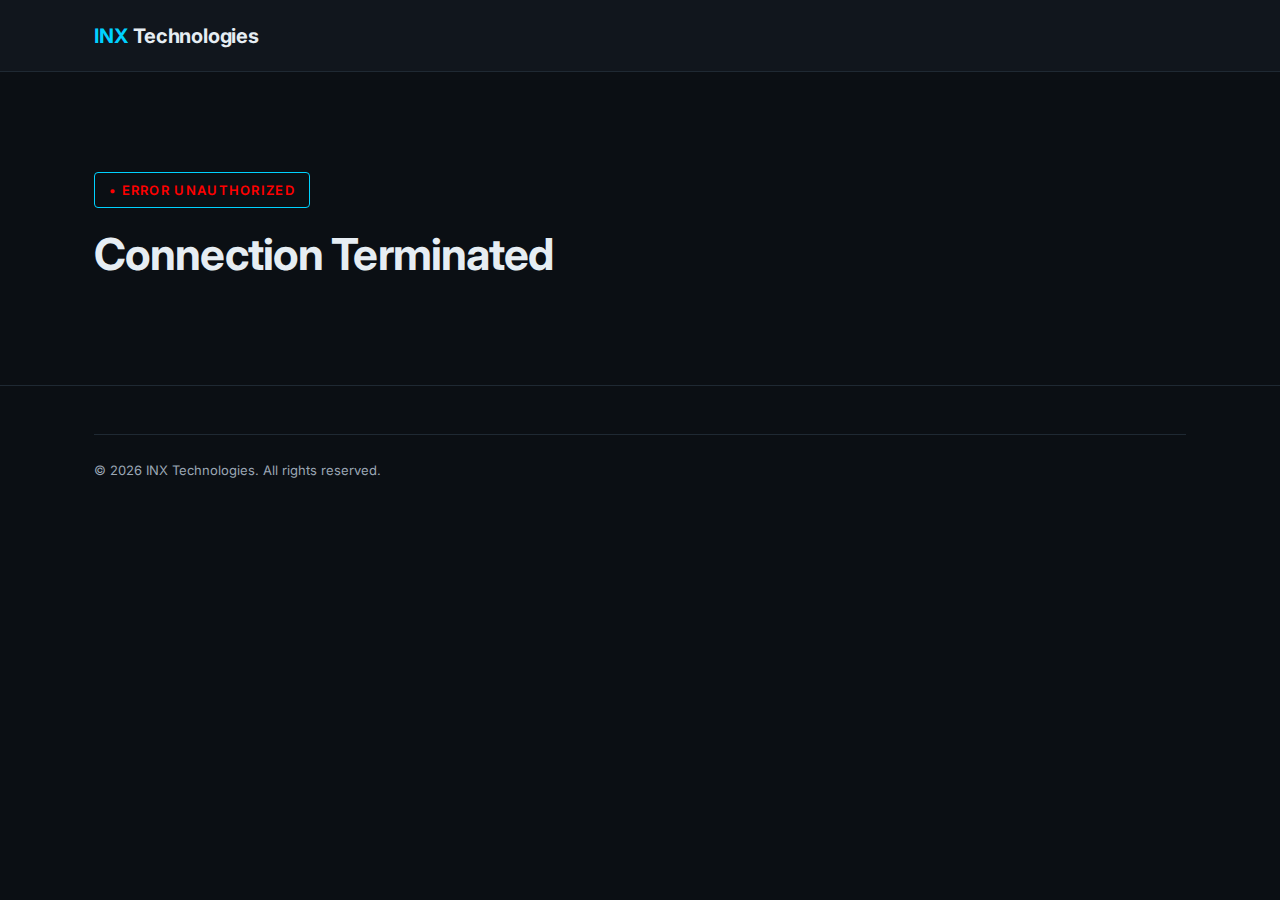
<file: unauthorized.html>
<!DOCTYPE html>
<html lang="en">
<head>
  <meta charset="UTF-8">
  <meta name="viewport" content="width=device-width, initial-scale=1.0">

  <title>Unauthorized </title>
  <link rel="stylesheet" href="https://cdnjs.cloudflare.com/ajax/libs/font-awesome/6.5.2/css/all.min.css">

  <link rel="icon" type="image/png" href="assets/favicon.png">
  <link rel="stylesheet" href="css/styles.css">
</head>

<body>

<!-- Navigation -->
<nav class="nav">
  <div class="container">
    <a class="nav__brand"><span>INX</span> Technologies</a>
  </div>
</nav>

<main>

<section class="hero">
  <div class="container">
    <div class="hero__content fade-in">

      <span class="hero__label" style="color: red;">• ERROR UNAUTHORIZED</span>

      <h1>Connection Terminated</h1>

    </div>
  </div>
</section>

</main>

<!-- Footer -->
<footer class="footer">
  <div class="container">
    <div class="footer__bottom">
        <p>&copy; 2026 INX Technologies. All rights reserved.</p>
    </div>
  </div>
</footer>

<script src="js/main.js"></script>

</body>
</html>
</file>
<file: css/styles.css>
/* ============================================
   INX Technologies - Shared Stylesheet
   Theme: Dark Tech Minimal Enterprise
   ============================================ */

/* --- Google Font Import --- */
@import url('https://fonts.googleapis.com/css2?family=Inter:wght@400;500;600;700&display=swap');

/* --- CSS Custom Properties --- */
:root {
  --bg-primary: #0B0F14;
  --bg-secondary: #11161D;
  --accent-primary: #00D1FF;
  --accent-secondary: #0EA5E9;
  --text-primary: #E6EDF3;
  --text-secondary: #9BA7B4;
  --border-color: #1F2933;
  --font-family: 'Inter', sans-serif;
  --max-width: 1140px;
  --nav-height: 72px;
  --transition-speed: 0.4s;
}

/* --- Reset & Base --- */
*,
*::before,
*::after {
  margin: 0;
  padding: 0;
  box-sizing: border-box;
}

html {
  font-size: 16px;
  scroll-behavior: smooth;
}

body {
  font-family: var(--font-family);
  background-color: var(--bg-primary);
  color: var(--text-primary);
  line-height: 1.7;
  -webkit-font-smoothing: antialiased;
  -moz-osx-font-smoothing: grayscale;
}

a {
  color: var(--accent-primary);
  text-decoration: none;
}

a:hover {
  color: var(--accent-secondary);
}

img {
  max-width: 100%;
  height: auto;
  display: block;
}

ul, ol {
  list-style: none;
}

/* --- Typography --- */
h1 {
  font-size: 2.75rem;
  font-weight: 700;
  line-height: 1.2;
  color: var(--text-primary);
  letter-spacing: -0.02em;
}

h2 {
  font-size: 2rem;
  font-weight: 600;
  line-height: 1.3;
  color: var(--text-primary);
  letter-spacing: -0.01em;
}

h3 {
  font-size: 1.375rem;
  font-weight: 600;
  line-height: 1.4;
  color: var(--text-primary);
}

h4 {
  font-size: 1.125rem;
  font-weight: 600;
  line-height: 1.4;
  color: var(--text-primary);
}

p {
  color: var(--text-secondary);
  margin-bottom: 1rem;
}

/* --- Layout --- */
.container {
  width: 100%;
  max-width: var(--max-width);
  margin: 0 auto;
  padding: 0 24px;
}

.section {
  padding: 80px 0;
}

.section--alt {
  background-color: var(--bg-secondary);
}

.section__header {
  text-align: center;
  margin-bottom: 56px;
}

.section__header h2 {
  margin-bottom: 16px;
}

.section__header p {
  max-width: 640px;
  margin: 0 auto;
  font-size: 1.0625rem;
}

/* --- Navigation --- */
.nav {
  position: fixed;
  top: 0;
  left: 0;
  width: 100%;
  height: var(--nav-height);
  background-color: var(--bg-secondary);
  border-bottom: 1px solid var(--border-color);
  z-index: 1000;
  display: flex;
  align-items: center;
}

.nav .container {
  display: flex;
  align-items: center;
  justify-content: space-between;
}

.nav__brand {
  font-size: 1.25rem;
  font-weight: 700;
  color: var(--text-primary);
  letter-spacing: -0.01em;
}

.nav__brand:hover {
  color: var(--text-primary);
}

.nav__brand span {
  color: var(--accent-primary);
}

.nav__links {
  display: flex;
  align-items: center;
  gap: 32px;
}

.nav__links a {
  color: var(--text-secondary);
  font-size: 0.9375rem;
  font-weight: 500;
  padding: 8px 0;
  border-bottom: 2px solid transparent;
  transition: color var(--transition-speed) ease, border-color var(--transition-speed) ease;
}

.nav__links a:hover {
  color: var(--text-primary);
}

.nav__links a.active {
  color: var(--accent-primary);
  border-bottom-color: var(--accent-primary);
}

.nav__toggle {
  display: none;
  flex-direction: column;
  gap: 5px;
  cursor: pointer;
  padding: 4px;
  background: none;
  border: none;
}

.nav__toggle span {
  display: block;
  width: 24px;
  height: 2px;
  background-color: var(--text-primary);
  transition: background-color var(--transition-speed) ease;
}

/* --- Mobile Navigation --- */
@media (max-width: 768px) {
  .nav__toggle {
    display: flex;
  }

  .nav__links {
    position: fixed;
    top: var(--nav-height);
    left: 0;
    width: 100%;
    flex-direction: column;
    background-color: var(--bg-secondary);
    border-bottom: 1px solid var(--border-color);
    padding: 24px;
    gap: 16px;
    display: none;
  }

  .nav__links.open {
    display: flex;
  }

  .nav__links a {
    font-size: 1rem;
    padding: 12px 0;
    border-bottom: 1px solid var(--border-color);
    width: 100%;
  }

  .nav__links a:last-child {
    border-bottom: none;
  }
}

/* --- Main Content Offset --- */
main {
  padding-top: var(--nav-height);
}

/* --- Hero Section --- */
.hero {
  padding: 100px 0 80px;
  position: relative;
  overflow: hidden;
}

.hero__content {
  max-width: 720px;
}

.hero__label {
  display: inline-block;
  font-size: 0.8125rem;
  font-weight: 600;
  color: var(--accent-primary);
  text-transform: uppercase;
  letter-spacing: 0.1em;
  margin-bottom: 20px;
  padding: 6px 14px;
  border: 1px solid var(--accent-primary);
  border-radius: 4px;
}

.hero h1 {
  margin-bottom: 24px;
}

.hero__description {
  font-size: 1.125rem;
  line-height: 1.8;
  color: var(--text-secondary);
  margin-bottom: 40px;
  max-width: 600px;
}

.hero__actions {
  display: flex;
  gap: 16px;
  flex-wrap: wrap;
}

.hero__image {
  margin-top: 64px;
  border-radius: 8px;
  overflow: hidden;
  border: 1px solid var(--border-color);
}

.hero__image img {
  width: 100%;
  height: auto;
}

/* --- Buttons --- */
.btn {
  display: inline-block;
  padding: 14px 28px;
  font-size: 0.9375rem;
  font-weight: 600;
  border-radius: 6px;
  cursor: pointer;
  border: none;
  font-family: var(--font-family);
  transition: box-shadow var(--transition-speed) ease, background-color var(--transition-speed) ease, color var(--transition-speed) ease;
}

.btn--primary {
  background-color: var(--accent-primary);
  color: var(--bg-primary);
}

.btn--primary:hover {
  box-shadow: 0 0 20px rgba(0, 209, 255, 0.3);
  color: var(--bg-primary);
}

.btn--secondary {
  background-color: transparent;
  color: var(--text-primary);
  border: 1px solid var(--border-color);
}

.btn--secondary:hover {
  border-color: var(--accent-primary);
  color: var(--accent-primary);
  box-shadow: 0 0 12px rgba(0, 209, 255, 0.15);
}

/* --- Cards Grid --- */
.cards-grid {
  display: grid;
  grid-template-columns: repeat(2, 1fr);
  gap: 24px;
}

@media (max-width: 768px) {
  .cards-grid {
    grid-template-columns: 1fr;
  }
}

.card {
  background-color: var(--bg-secondary);
  border: 1px solid var(--border-color);
  border-radius: 8px;
  padding: 32px;
  transition: box-shadow var(--transition-speed) ease, border-color var(--transition-speed) ease;
}

.card:hover {
  border-color: var(--accent-primary);
  box-shadow: 0 0 24px rgba(0, 209, 255, 0.08);
}

.card__icon {
  width: 48px;
  height: 48px;
  background-color: rgba(0, 209, 255, 0.1);
  border-radius: 8px;
  display: flex;
  align-items: center;
  justify-content: center;
  margin-bottom: 20px;
  color: var(--accent-primary);
  font-size: 1.25rem;
}

.card h3 {
  margin-bottom: 12px;
}

.card p {
  font-size: 0.9375rem;
}

.card__list {
  margin-top: 16px;
}

.card__list li {
  position: relative;
  padding-left: 20px;
  margin-bottom: 10px;
  color: var(--text-secondary);
  font-size: 0.9375rem;
}

.card__list li::before {
  content: '→';
  position: absolute;
  left: 0;
  color: var(--accent-primary);
}

/* --- Four Column Grid --- */
.grid-4 {
  display: grid;
  grid-template-columns: repeat(4, 1fr);
  gap: 24px;
}

@media (max-width: 992px) {
  .grid-4 {
    grid-template-columns: repeat(2, 1fr);
  }
}

@media (max-width: 576px) {
  .grid-4 {
    grid-template-columns: 1fr;
  }
}

.feature-card {
  background-color: var(--bg-secondary);
  border: 1px solid var(--border-color);
  border-radius: 8px;
  padding: 28px;
  text-align: center;
  transition: box-shadow var(--transition-speed) ease, border-color var(--transition-speed) ease;
}

.feature-card:hover {
  border-color: var(--accent-primary);
  box-shadow: 0 0 20px rgba(0, 209, 255, 0.08);
}

.feature-card__icon {
  font-size: 1.5rem;
  color: var(--accent-primary);
  margin-bottom: 16px;
}

.feature-card h3 {
  font-size: 1.0625rem;
  margin-bottom: 8px;
}

.feature-card p {
  font-size: 0.875rem;
}

/* --- Process Steps --- */
.process-steps {
  display: grid;
  grid-template-columns: repeat(4, 1fr);
  gap: 24px;
  counter-reset: step;
}

@media (max-width: 992px) {
  .process-steps {
    grid-template-columns: repeat(2, 1fr);
  }
}

@media (max-width: 576px) {
  .process-steps {
    grid-template-columns: 1fr;
  }
}

.process-step {
  background-color: var(--bg-secondary);
  border: 1px solid var(--border-color);
  border-radius: 8px;
  padding: 28px;
  position: relative;
  counter-increment: step;
  transition: box-shadow var(--transition-speed) ease, border-color var(--transition-speed) ease;
}

.process-step:hover {
  border-color: var(--accent-primary);
  box-shadow: 0 0 20px rgba(0, 209, 255, 0.08);
}

.process-step__number {
  font-size: 2rem;
  font-weight: 700;
  color: var(--accent-primary);
  margin-bottom: 12px;
  opacity: 0.6;
}

.process-step h3 {
  font-size: 1.0625rem;
  margin-bottom: 8px;
}

.process-step p {
  font-size: 0.875rem;
}

/* --- Contact Section --- */
.contact-grid {
  display: grid;
  grid-template-columns: 1fr 1fr;
  gap: 48px;
  align-items: start;
}

@media (max-width: 768px) {
  .contact-grid {
    grid-template-columns: 1fr;
  }
}

.contact-info__item {
  display: flex;
  align-items: flex-start;
  gap: 16px;
  margin-bottom: 24px;
}

.contact-info__icon {
  width: 40px;
  height: 40px;
  min-width: 40px;
  background-color: rgba(0, 209, 255, 0.1);
  border-radius: 8px;
  display: flex;
  align-items: center;
  justify-content: center;
  color: var(--accent-primary);
  font-size: 1rem;
}

.contact-info__text h4 {
  margin-bottom: 4px;
}

.contact-info__text p {
  font-size: 0.9375rem;
  margin-bottom: 0;
}

/* --- Forms --- */
.form-group {
  margin-bottom: 20px;
}

.form-group label {
  display: block;
  font-size: 0.875rem;
  font-weight: 500;
  color: var(--text-secondary);
  margin-bottom: 8px;
}

.form-group input,
.form-group textarea,
.form-group select {
  width: 100%;
  padding: 12px 16px;
  background-color: var(--bg-primary);
  border: 1px solid var(--border-color);
  border-radius: 6px;
  color: var(--text-primary);
  font-family: var(--font-family);
  font-size: 0.9375rem;
  transition: border-color var(--transition-speed) ease, box-shadow var(--transition-speed) ease;
}

.form-group input:focus,
.form-group textarea:focus,
.form-group select:focus {
  outline: none;
  border-color: var(--accent-primary);
  box-shadow: 0 0 8px rgba(0, 209, 255, 0.15);
}

.form-group textarea {
  min-height: 120px;
  resize: vertical;
}

/* --- Legal Pages --- */
.legal-content {
  max-width: 800px;
  margin: 0 auto;
}

.legal-content h1 {
  margin-bottom: 12px;
}

.legal-content .legal-date {
  color: var(--text-secondary);
  font-size: 0.875rem;
  margin-bottom: 40px;
}

.legal-content h2 {
  font-size: 1.5rem;
  margin-top: 40px;
  margin-bottom: 16px;
}

.legal-content p {
  margin-bottom: 16px;
  line-height: 1.8;
}

.legal-content ul {
  margin-bottom: 16px;
  padding-left: 24px;
}

.legal-content ul li {
  position: relative;
  padding-left: 16px;
  margin-bottom: 8px;
  color: var(--text-secondary);
  line-height: 1.7;
}

.legal-content ul li::before {
  content: '•';
  position: absolute;
  left: 0;
  color: var(--accent-primary);
}

/* --- About Page --- */
.about-hero {
  padding: 80px 0 40px;
}

.about-hero h1 {
  margin-bottom: 20px;
}

.about-hero p {
  font-size: 1.125rem;
  max-width: 640px;
}

.about-image {
  margin: 80px 0;
  border-radius: 8px;
  overflow: hidden;
  border: 0px solid var(--border-color);
}

.about-section {
  padding: 48px 0;
}

.about-section h2 {
  margin-bottom: 16px;
}

.about-section p {
  max-width: 720px;
  line-height: 1.8;
}

/* --- Services Page --- */
.service-block {
  padding: 64px 0;
  border-bottom: 1px solid var(--border-color);
}

.service-block:last-of-type {
  border-bottom: none;
}

.service-block__header {
  display: grid;
  grid-template-columns: 1fr 1fr;
  gap: 48px;
  align-items: center;
}

@media (max-width: 768px) {
  .service-block__header {
    grid-template-columns: 1fr;
  }
}

.service-block__image {
  border-radius: 8px;
  overflow: hidden;
  border: 1px solid var(--border-color);
}

.service-block__content h2 {
  margin-bottom: 16px;
}

.service-block__content p {
  margin-bottom: 16px;
  line-height: 1.8;
}

.service-details {
  display: grid;
  grid-template-columns: repeat(3, 1fr);
  gap: 24px;
  margin-top: 40px;
}

@media (max-width: 768px) {
  .service-details {
    grid-template-columns: 1fr;
  }
}

.service-detail-card {
  background-color: var(--bg-secondary);
  border: 1px solid var(--border-color);
  border-radius: 8px;
  padding: 24px;
  transition: box-shadow var(--transition-speed) ease, border-color var(--transition-speed) ease;
}

.service-detail-card:hover {
  border-color: var(--accent-primary);
  box-shadow: 0 0 20px rgba(0, 209, 255, 0.08);
}

.service-detail-card h3 {
  font-size: 1rem;
  margin-bottom: 8px;
  color: var(--accent-primary);
}

.service-detail-card p {
  font-size: 0.875rem;
}

/* --- CTA Banner --- */
.cta-banner {
  text-align: center;
  padding: 80px 0;
  background-color: var(--bg-secondary);
  border-top: 1px solid var(--border-color);
  border-bottom: 1px solid var(--border-color);
}

.cta-banner h2 {
  margin-bottom: 16px;
}

.cta-banner p {
  max-width: 560px;
  margin: 0 auto 32px;
  font-size: 1.0625rem;
}

/* --- Footer --- */
.footer {
  background-color: var(--bg-primary);
  border-top: 1px solid var(--border-color);
  padding: 48px 0 32px;
}

.footer__grid {
  display: grid;
  grid-template-columns: 2fr 1fr 1fr 1fr; /* 4 columns */
  gap: 48px;
  align-items: start;
}

@media (max-width: 992px) {
  .footer__grid {
    grid-template-columns: repeat(2, 1fr);
    gap: 32px;
  }
}

@media (max-width: 576px) {
  .footer__grid {
    grid-template-columns: 1fr;
  }
}

.footer__brand h3 {
  font-size: 1.25rem;
  margin-bottom: 12px;
}

.footer__brand h3 span {
  color: var(--accent-primary);
}

.footer__brand p {
  font-size: 0.875rem;
  max-width: 320px;
}

.footer__links h4 {
  font-size: 0.875rem;
  font-weight: 600;
  text-transform: uppercase;
  letter-spacing: 0.08em;
  color: var(--text-secondary);
  margin-bottom: 16px;
}

.footer__links a {
  display: block;
  color: var(--text-secondary);
  font-size: 0.9375rem;
  padding: 6px 0;
  transition: color var(--transition-speed) ease;
}

.footer__links a:hover {
  color: var(--accent-primary);
}

.footer__bottom {
  border-top: 1px solid var(--border-color);
  padding-top: 24px;
  display: flex;
  justify-content: space-between;
  align-items: center;
  flex-wrap: wrap;
  gap: 16px;
}

.footer__bottom p {
  font-size: 0.8125rem;
  color: var(--text-secondary);
  margin-bottom: 0;
}

.footer__bottom-links {
  display: flex;
  gap: 24px;
}

.footer__bottom-links a {
  font-size: 0.8125rem;
  color: var(--text-secondary);
  transition: color var(--transition-speed) ease;
}

.footer__bottom-links a:hover {
  color: var(--accent-primary);
}

/* --- Fade In Animation (opacity only) --- */
.fade-in {
  opacity: 0;
  transition: opacity 0.6s ease;
}

.fade-in.visible {
  opacity: 1;
}

/* --- Contact Page Specific --- */
.contact-hero {
  padding: 80px 0 40px;
}

.contact-hero h1 {
  margin-bottom: 16px;
}

.contact-hero p {
  font-size: 1.0625rem;
  max-width: 600px;
}

.contact-statement {
  background-color: var(--bg-secondary);
  border: 1px solid var(--border-color);
  border-radius: 8px;
  padding: 24px;
  margin-bottom: 40px;
}

.contact-statement p {
  font-size: 1rem;
  color: var(--text-primary);
  font-weight: 500;
  margin-bottom: 0;
}

/* --- Utility --- */
.text-accent {
  color: var(--accent-primary);
}

.mb-0 {
  margin-bottom: 0;
}

.mt-40 {
  margin-top: 40px;
}

/* --- Responsive Typography --- */
@media (max-width: 768px) {
  h1 {
    font-size: 2rem;
  }

  h2 {
    font-size: 1.5rem;
  }

  h3 {
    font-size: 1.125rem;
  }

  .hero {
    padding: 60px 0 40px;
  }

  .section {
    padding: 56px 0;
  }

  .hero__actions {
    flex-direction: column;
  }

  .hero__actions .btn {
    text-align: center;
  }
}

/* ============================================
   Footer Social Links
   ============================================ */

.footer__social a {
  display: flex;
  align-items: center;
  gap: 8px;
  font-size: 0.9375rem;
  padding: 6px 0;
  color: var(--text-secondary);
  transition: color var(--transition-speed) ease;
}

.footer__social a:hover {
  color: var(--accent-primary);
}

/* ============================================
   Footer Social Icons
   ============================================ */

.footer__social a {
  display: flex;
  align-items: center;
  gap: 10px;
  color: var(--text-secondary);
  transition: color var(--transition-speed) ease;
}

.footer__social a i {
  font-size: 1.1rem;
  width: 20px;
  text-align: center;
  color: var(--accent-primary);
}

.footer__social a:hover {
  color: var(--accent-primary);
}

.footer__social a:hover i {
  text-shadow: 0 0 8px rgba(0,209,255,0.4);
}




.footer__social i {
  opacity: 0.85;
}
</file>
